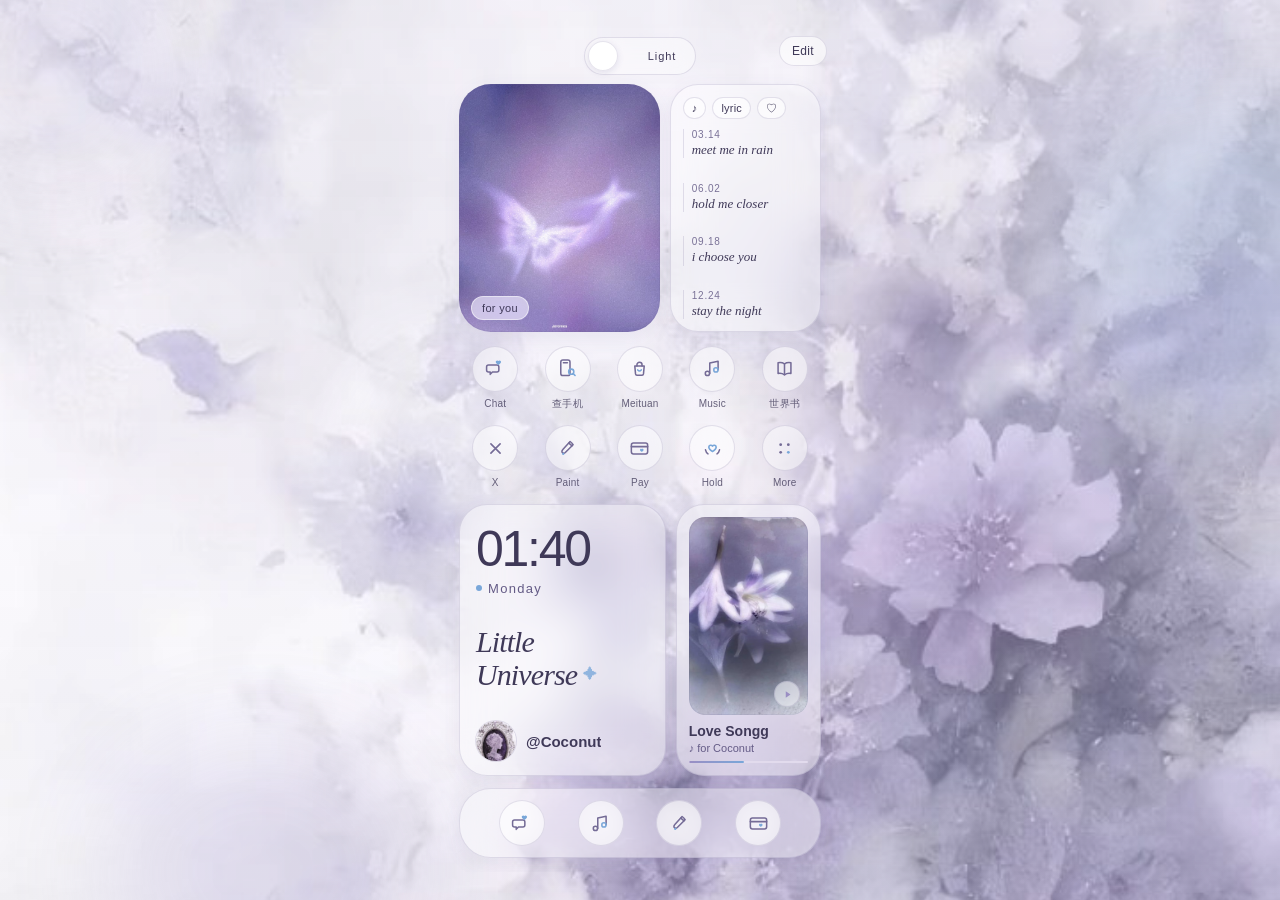
<file: index.html>
<!DOCTYPE html>
<html lang="zh-CN">
<head>
  <meta charset="UTF-8">
  <meta name="viewport" content="width=device-width, initial-scale=1, viewport-fit=cover">
  <meta name="color-scheme" content="light">
  <title>QiuQ 小手机</title>
  <link rel="manifest" href="qiuq-app.webmanifest">
  <meta name="theme-color" content="#e2dbed">
  <meta name="mobile-web-app-capable" content="yes">
  <meta name="apple-mobile-web-app-capable" content="yes">
  <meta name="apple-mobile-web-app-title" content="QiuQ">
  <meta name="apple-mobile-web-app-status-bar-style" content="black-translucent">
  <link rel="apple-touch-icon" href="icons/icon-180.png">
  <link rel="icon" href="icons/icon-192.png">
  <link rel="stylesheet" href="style.css">
  <link rel="stylesheet" href="glass.css">
  <link rel="stylesheet" href="drag.css">
  <link rel="stylesheet" href="chat.css">
  <link rel="stylesheet" href="calm.css">
</head>
<body>
  <script src="glass.js"></script>
  <svg class="glass-defs" width="0" height="0" aria-hidden="true" focusable="false">
    <filter id="qiuq-refract" x="-20%" y="-20%" width="140%" height="140%" color-interpolation-filters="sRGB">
      <feTurbulence type="fractalNoise" baseFrequency="0.012 0.018" numOctaves="2" seed="5" result="noise"/>
      <feGaussianBlur in="noise" stdDeviation="0.7" result="soft"/>
      <feDisplacementMap in="SourceGraphic" in2="soft" scale="28" xChannelSelector="R" yChannelSelector="G"/>
    </filter>
  </svg>

  <svg class="sprite" width="0" height="0" aria-hidden="true" focusable="false">
    <symbol id="i-chat" viewBox="0 0 24 24">
      <path d="M4.7 8.4h8.8c1.15 0 2 .9 2 2.05v3.15c0 1.15-.85 2.05-2 2.05H8.8L6.5 18.1v-2.45H4.7c-1.15 0-2-.9-2-2.05v-3.15c0-1.15.85-2.05 2-2.05z" fill="none" stroke="currentColor" stroke-width="1.6" stroke-linejoin="round" stroke-linecap="round"/>
      <path d="M16.15 3.55c-.48 0-.9.22-1.15.58-.26-.36-.68-.58-1.16-.58-.95 0-1.64.78-1.64 1.72 0 1.48 2.8 3.02 2.8 3.02s2.8-1.54 2.8-3.02c0-.94-.7-1.72-1.65-1.72z" fill="#79a7d9"/>
    </symbol>
    <symbol id="i-find" viewBox="0 0 24 24">
      <rect x="5" y="3.2" width="9.6" height="16.2" rx="2.2" fill="none" stroke="currentColor" stroke-width="1.6"/>
      <path d="M7.7 6.1h4.2" fill="none" stroke="currentColor" stroke-width="1.6" stroke-linecap="round"/>
      <circle cx="15.9" cy="15.35" r="2.7" fill="none" stroke="#79a7d9" stroke-width="1.6"/>
      <path d="M17.9 17.35l2 2" fill="none" stroke="#79a7d9" stroke-width="1.6" stroke-linecap="round"/>
    </symbol>
    <symbol id="i-bag" viewBox="0 0 24 24">
      <path d="M7.1 9.5h9.8l-.75 8.15a1.55 1.55 0 0 1-1.55 1.35H9.4a1.55 1.55 0 0 1-1.55-1.35L7.1 9.5z" fill="none" stroke="currentColor" stroke-width="1.6" stroke-linejoin="round"/>
      <path d="M9.35 9.5V8.15a2.65 2.65 0 0 1 5.3 0V9.5" fill="none" stroke="currentColor" stroke-width="1.6" stroke-linecap="round"/>
      <path d="M10.15 13.45c.62.7 1.25 1.05 1.85 1.05s1.23-.35 1.85-1.05" fill="none" stroke="#79a7d9" stroke-width="1.6" stroke-linecap="round"/>
    </symbol>
    <symbol id="i-music" viewBox="0 0 24 24">
      <path d="M9.15 17.15V6.15l8.7-1.65v8.85" fill="none" stroke="currentColor" stroke-width="1.6" stroke-linecap="round" stroke-linejoin="round"/>
      <circle cx="6.7" cy="17.15" r="2.2" fill="none" stroke="currentColor" stroke-width="1.6"/>
      <circle cx="15.55" cy="13.45" r="2.2" fill="none" stroke="#79a7d9" stroke-width="1.6"/>
    </symbol>
    <symbol id="i-book" viewBox="0 0 24 24">
      <path d="M12 7.15c-1.85-1.25-4.15-1.7-6.7-1.2v11.15c2.45-.5 4.75 0 6.7 1.5 1.95-1.5 4.25-2 6.7-1.5V5.95c-2.55-.5-4.85-.05-6.7 1.2z" fill="none" stroke="currentColor" stroke-width="1.6" stroke-linejoin="round"/>
      <path d="M12 7.35v11.15" fill="none" stroke="currentColor" stroke-width="1.6" stroke-linecap="round"/>
    </symbol>
    <symbol id="i-x" viewBox="0 0 24 24">
      <path d="M7.2 7.2l9.6 9.6M16.8 7.2 7.2 16.8" fill="none" stroke="currentColor" stroke-width="1.7" stroke-linecap="round"/>
    </symbol>
    <symbol id="i-paint" viewBox="0 0 24 24">
      <path d="M14.7 4.7c1.15.85 2.35 2.15 3.15 3.35L9.7 16.15c-.8.8-2.15.95-2.95.2-.85-.75-.7-2.15.15-2.95L14.7 4.7z" fill="none" stroke="currentColor" stroke-width="1.6" stroke-linejoin="round" stroke-linecap="round"/>
      <path d="M13.45 6.35l3.25 2.85" fill="none" stroke="currentColor" stroke-width="1.6" stroke-linecap="round"/>
      <circle cx="7.55" cy="17.7" r="1.2" fill="#79a7d9"/>
    </symbol>
    <symbol id="i-pay" viewBox="0 0 24 24">
      <rect x="3.5" y="6.3" width="17" height="11.4" rx="2.2" fill="none" stroke="currentColor" stroke-width="1.6"/>
      <path d="M3.5 10.05h17" fill="none" stroke="currentColor" stroke-width="1.6" stroke-linecap="round"/>
      <path d="M15.15 12.35c-.32 0-.58.16-.78.42-.2-.26-.46-.42-.78-.42-.62 0-1.07.5-1.07 1.12 0 .98 1.85 2 1.85 2s1.85-1.02 1.85-2c0-.62-.45-1.12-1.07-1.12z" fill="#79a7d9"/>
    </symbol>
    <symbol id="i-hold" viewBox="0 0 24 24">
      <path d="M12 15.2s-3.9-2.35-3.9-4.7a2.15 2.15 0 0 1 3.9-.95 2.15 2.15 0 0 1 3.9.95c0 2.35-3.9 4.7-3.9 4.7z" fill="none" stroke="#79a7d9" stroke-width="1.6" stroke-linejoin="round"/>
      <path d="M4.7 13.4c.35 1.7 1.15 3.3 2.6 4.2" fill="none" stroke="currentColor" stroke-width="1.6" stroke-linecap="round"/>
      <path d="M19.3 13.4c-.35 1.7-1.15 3.3-2.6 4.2" fill="none" stroke="currentColor" stroke-width="1.6" stroke-linecap="round"/>
    </symbol>
    <symbol id="i-more" viewBox="0 0 24 24">
      <circle cx="8" cy="8" r="1.45" fill="currentColor"/>
      <circle cx="16" cy="8" r="1.45" fill="currentColor"/>
      <circle cx="8" cy="16" r="1.45" fill="currentColor"/>
      <circle cx="16" cy="16" r="1.45" fill="#79a7d9"/>
    </symbol>
  </svg>

  <div class="glow" aria-hidden="true">
    <span class="blob blob-a"></span>
    <span class="blob blob-b"></span>
    <span class="blob blob-c"></span>
    <span class="blob blob-d"></span>
  </div>

  <div class="boot" id="boot" aria-hidden="true">
    <div class="boot-lockup">
      <span class="boot-aura"></span>
      <p class="boot-logo">QiuQ</p>
      <p class="boot-sub">小手机</p>
    </div>
  </div>

  <main class="screen">
    <h1 class="sr-only">QiuQ 小手机</h1>
    <span class="edge edge-l rise" style="--i:0" aria-hidden="true">✦</span>
    <span class="edge edge-r rise" style="--i:1" aria-hidden="true">♪</span>

    <section class="top" data-home>
      <button class="glass-switch" id="glassTheme" type="button" role="switch" aria-checked="false" aria-label="Light">
        <span class="glass-switch-knob" aria-hidden="true"></span>
        <span class="glass-switch-word" data-light aria-hidden="true">Light</span>
        <span class="glass-switch-word" data-night aria-hidden="true">Night</span>
      </button>
      <article class="photo rise" style="--i:0" role="img" aria-label="Photo" data-id="photo">
        <span class="spark spark-note" aria-hidden="true">♪</span>
        <span class="spark spark-star" aria-hidden="true">✦</span>
        <span class="chip">for you</span>
      </article>
      <article class="lyrics glass rise" style="--i:1" aria-label="Lyrics" data-id="lyrics">
        <div class="pills">
          <span class="pill">♪</span>
          <span class="pill">lyric</span>
          <span class="pill">♡</span>
        </div>
        <div class="lyric-list">
          <p class="lyric"><time datetime="03-14">03.14</time><span>meet me in rain</span></p>
          <p class="lyric"><time datetime="06-02">06.02</time><span>hold me closer</span></p>
          <p class="lyric"><time datetime="09-18">09.18</time><span>i choose you</span></p>
          <p class="lyric"><time datetime="12-24">12.24</time><span>stay the night</span></p>
        </div>
      </article>
    </section>

    <nav class="apps" data-home aria-label="Apps">
      <button class="app rise" type="button" data-app="chat" style="--i:2" data-id="app-chat">
        <span class="icon-face"><svg class="ico" viewBox="0 0 24 24" aria-hidden="true"><use href="#i-chat"/></svg></span>
        <span class="label">Chat</span>
      </button>
      <button class="app rise" type="button" data-app="查手机" style="--i:3" data-id="app-find">
        <span class="icon-face"><svg class="ico" viewBox="0 0 24 24" aria-hidden="true"><use href="#i-find"/></svg></span>
        <span class="label">查手机</span>
      </button>
      <button class="app rise" type="button" data-app="Meituan" style="--i:4" data-id="app-meituan">
        <span class="icon-face"><svg class="ico" viewBox="0 0 24 24" aria-hidden="true"><use href="#i-bag"/></svg></span>
        <span class="label">Meituan</span>
      </button>
      <button class="app rise" type="button" data-app="Music" style="--i:5" data-id="app-music">
        <span class="icon-face"><svg class="ico" viewBox="0 0 24 24" aria-hidden="true"><use href="#i-music"/></svg></span>
        <span class="label">Music</span>
      </button>
      <button class="app rise" type="button" data-app="世界书" style="--i:6" data-id="app-book">
        <span class="icon-face"><svg class="ico" viewBox="0 0 24 24" aria-hidden="true"><use href="#i-book"/></svg></span>
        <span class="label">世界书</span>
      </button>
      <button class="app rise" type="button" data-app="X" style="--i:7" data-id="app-x">
        <span class="icon-face"><svg class="ico" viewBox="0 0 24 24" aria-hidden="true"><use href="#i-x"/></svg></span>
        <span class="label">X</span>
      </button>
      <button class="app rise" type="button" data-app="Paint" style="--i:8" data-id="app-paint">
        <span class="icon-face"><svg class="ico" viewBox="0 0 24 24" aria-hidden="true"><use href="#i-paint"/></svg></span>
        <span class="label">Paint</span>
      </button>
      <button class="app rise" type="button" data-app="Pay" style="--i:9" data-id="app-pay">
        <span class="icon-face"><svg class="ico" viewBox="0 0 24 24" aria-hidden="true"><use href="#i-pay"/></svg></span>
        <span class="label">Pay</span>
      </button>
      <button class="app rise" type="button" data-app="Hold" style="--i:10" data-id="app-hold">
        <span class="icon-face"><svg class="ico" viewBox="0 0 24 24" aria-hidden="true"><use href="#i-hold"/></svg></span>
        <span class="label">Hold</span>
      </button>
      <button class="app rise" type="button" data-app="More" style="--i:11" data-id="app-more">
        <span class="icon-face"><svg class="ico" viewBox="0 0 24 24" aria-hidden="true"><use href="#i-more"/></svg></span>
        <span class="label">More</span>
      </button>
    </nav>

    <section class="widgets" data-home>
      <article class="clock glass rise" style="--i:12" aria-label="Clock" data-id="clock">
        <div class="clock-top">
          <p class="time">01:40</p>
          <p class="day"><span class="dot" aria-hidden="true"></span>Monday</p>
        </div>
        <p class="hero-title">Little Universe<span class="twinkle" aria-hidden="true">✦</span></p>
        <div class="who">
          <div class="avatar" role="img" aria-label="Coconut"></div>
          <p class="handle">@Coconut</p>
        </div>
      </article>
      <article class="player glass rise" style="--i:13" aria-label="Love Songg" data-id="player">
        <div class="album" role="img" aria-label="Love Songg album">
          <span class="play" aria-hidden="true">
            <svg viewBox="0 0 12 12" width="11" height="11"><path d="M4.1 2.4v7.2l5.2-3.6z" fill="currentColor"/></svg>
          </span>
        </div>
        <div class="player-meta">
          <p class="song">Love Songg</p>
          <p class="song-sub">♪ for Coconut</p>
          <div class="track" aria-hidden="true"><i></i></div>
        </div>
      </article>
    </section>

    <nav class="dock glass rise" data-home style="--i:14" aria-label="Dock">
      <button class="app" type="button" data-app="chat" aria-label="Chat" data-id="dock-chat">
        <span class="icon-face"><svg class="ico" viewBox="0 0 24 24" aria-hidden="true"><use href="#i-chat"/></svg></span>
      </button>
      <button class="app" type="button" data-app="Music" aria-label="Music" data-id="dock-music">
        <span class="icon-face"><svg class="ico" viewBox="0 0 24 24" aria-hidden="true"><use href="#i-music"/></svg></span>
      </button>
      <button class="app" type="button" data-app="Paint" aria-label="Paint" data-id="dock-paint">
        <span class="icon-face"><svg class="ico" viewBox="0 0 24 24" aria-hidden="true"><use href="#i-paint"/></svg></span>
      </button>
      <button class="app" type="button" data-app="Pay" aria-label="Pay" data-id="dock-pay">
        <span class="icon-face"><svg class="ico" viewBox="0 0 24 24" aria-hidden="true"><use href="#i-pay"/></svg></span>
      </button>
    </nav>

    <div class="sheet-layer" id="sheetLayer" hidden>
      <button class="sheet-backdrop" type="button" aria-label="Close"></button>
      <div class="sheet" role="dialog" aria-modal="true" aria-labelledby="sheetTitle">
        <div class="grip" aria-hidden="true"></div>
        <div class="sheet-head">
          <div class="icon-face sheet-face" id="sheetIcon" aria-hidden="true"></div>
          <h2 id="sheetTitle">App</h2>
        </div>
        <p id="sheetBlurb"></p>
        <button class="close-btn" type="button" id="sheetClose">Close</button>
      </div>
    </div>
  </main>

  <script src="app.js"></script>
  <script src="drag.js"></script>
  <script src="chat.js"></script>
  <script>
    if ("serviceWorker" in navigator) {
      window.addEventListener("load", function () {
        navigator.serviceWorker.getRegistrations().then(function (regs) {
          regs.forEach(function (r) { r.unregister(); });
        }).catch(function () {});
      });
    }
  </script>
</body>
</html>
</file>
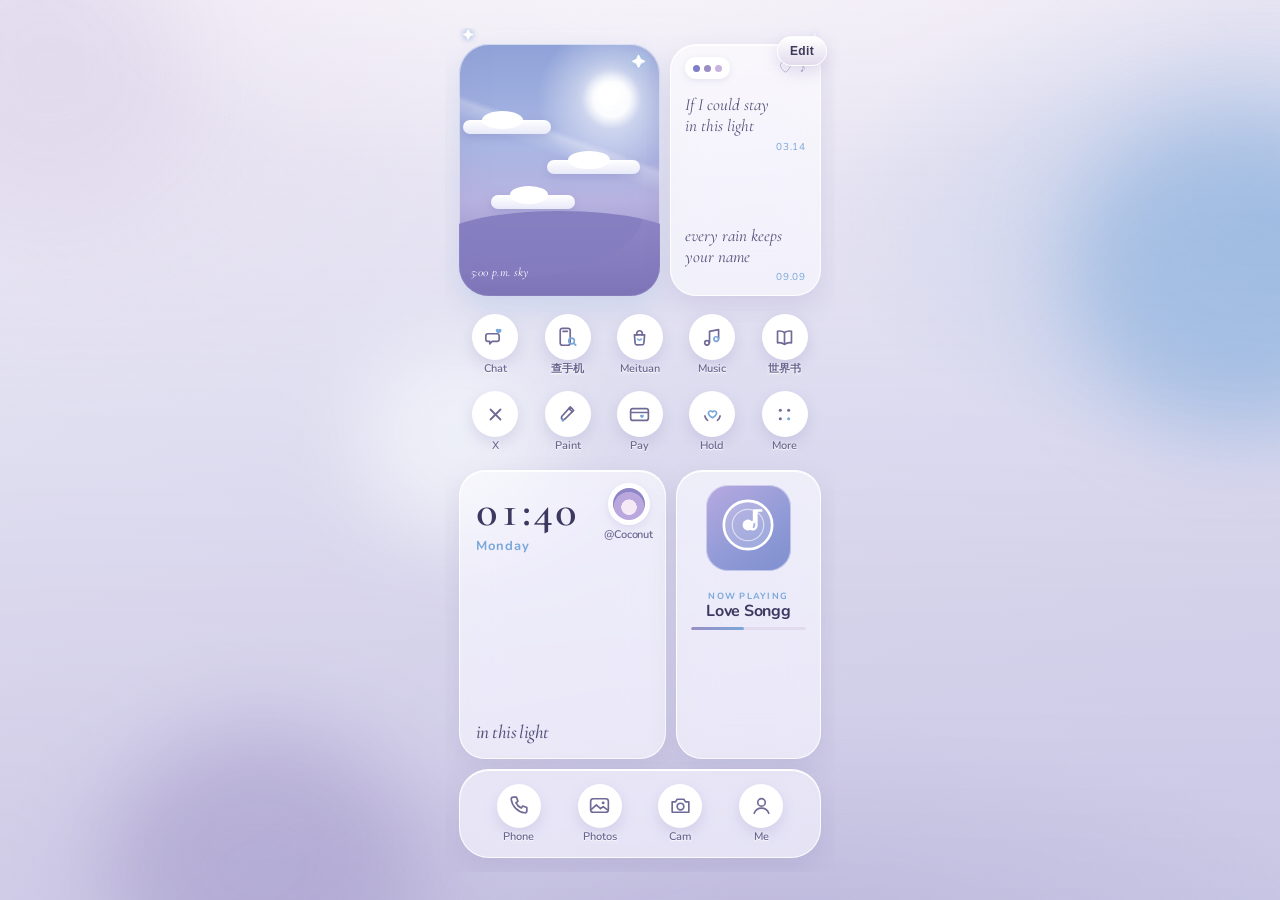
<file: v1/index.html>
<!DOCTYPE html>
<html lang="zh-CN">
<head>
  <meta charset="UTF-8">
  <meta name="viewport" content="width=device-width, initial-scale=1, viewport-fit=cover">
  <meta name="color-scheme" content="light">
  <title>QiuQ 小手机 · v1</title>
  <link rel="manifest" href="qiuq-v1.webmanifest">
  <meta name="theme-color" content="#e2dbed">
  <meta name="mobile-web-app-capable" content="yes">
  <meta name="apple-mobile-web-app-capable" content="yes">
  <meta name="apple-mobile-web-app-title" content="QiuQ v1">
  <link rel="apple-touch-icon" href="icons/icon-180.png">
  <link rel="icon" href="icons/icon-192.png">
  <link rel="stylesheet" href="style.css">
    <link rel="stylesheet" href="drag.css">
  <link rel="stylesheet" href="chat.css">
  <link rel="stylesheet" href="v1.css">
</head>
<body>

  <svg class="sprite" width="0" height="0" aria-hidden="true" focusable="false">
    <symbol id="i-chat" viewBox="0 0 24 24">
      <path d="M4.7 8.4h8.8c1.15 0 2 .9 2 2.05v3.15c0 1.15-.85 2.05-2 2.05H8.8L6.5 18.1v-2.45H4.7c-1.15 0-2-.9-2-2.05v-3.15c0-1.15.85-2.05 2-2.05z" fill="none" stroke="currentColor" stroke-width="1.6" stroke-linejoin="round" stroke-linecap="round"/>
      <path d="M16.15 3.55c-.48 0-.9.22-1.15.58-.26-.36-.68-.58-1.16-.58-.95 0-1.64.78-1.64 1.72 0 1.48 2.8 3.02 2.8 3.02s2.8-1.54 2.8-3.02c0-.94-.7-1.72-1.65-1.72z" fill="#79a7d9"/>
    </symbol>
    <symbol id="i-find" viewBox="0 0 24 24">
      <rect x="5" y="3.2" width="9.6" height="16.2" rx="2.2" fill="none" stroke="currentColor" stroke-width="1.6"/>
      <path d="M7.7 6.1h4.2" fill="none" stroke="currentColor" stroke-width="1.6" stroke-linecap="round"/>
      <circle cx="15.9" cy="15.35" r="2.7" fill="none" stroke="#79a7d9" stroke-width="1.6"/>
      <path d="M17.9 17.35l2 2" fill="none" stroke="#79a7d9" stroke-width="1.6" stroke-linecap="round"/>
    </symbol>
    <symbol id="i-bag" viewBox="0 0 24 24">
      <path d="M7.1 9.5h9.8l-.75 8.15a1.55 1.55 0 0 1-1.55 1.35H9.4a1.55 1.55 0 0 1-1.55-1.35L7.1 9.5z" fill="none" stroke="currentColor" stroke-width="1.6" stroke-linejoin="round"/>
      <path d="M9.35 9.5V8.15a2.65 2.65 0 0 1 5.3 0V9.5" fill="none" stroke="currentColor" stroke-width="1.6" stroke-linecap="round"/>
      <path d="M10.15 13.45c.62.7 1.25 1.05 1.85 1.05s1.23-.35 1.85-1.05" fill="none" stroke="#79a7d9" stroke-width="1.6" stroke-linecap="round"/>
    </symbol>
    <symbol id="i-music" viewBox="0 0 24 24">
      <path d="M9.15 17.15V6.15l8.7-1.65v8.85" fill="none" stroke="currentColor" stroke-width="1.6" stroke-linecap="round" stroke-linejoin="round"/>
      <circle cx="6.7" cy="17.15" r="2.2" fill="none" stroke="currentColor" stroke-width="1.6"/>
      <circle cx="15.55" cy="13.45" r="2.2" fill="none" stroke="#79a7d9" stroke-width="1.6"/>
    </symbol>
    <symbol id="i-book" viewBox="0 0 24 24">
      <path d="M12 7.15c-1.85-1.25-4.15-1.7-6.7-1.2v11.15c2.45-.5 4.75 0 6.7 1.5 1.95-1.5 4.25-2 6.7-1.5V5.95c-2.55-.5-4.85-.05-6.7 1.2z" fill="none" stroke="currentColor" stroke-width="1.6" stroke-linejoin="round"/>
      <path d="M12 7.35v11.15" fill="none" stroke="currentColor" stroke-width="1.6" stroke-linecap="round"/>
    </symbol>
    <symbol id="i-x" viewBox="0 0 24 24">
      <path d="M7.2 7.2l9.6 9.6M16.8 7.2 7.2 16.8" fill="none" stroke="currentColor" stroke-width="1.7" stroke-linecap="round"/>
    </symbol>
    <symbol id="i-paint" viewBox="0 0 24 24">
      <path d="M14.7 4.7c1.15.85 2.35 2.15 3.15 3.35L9.7 16.15c-.8.8-2.15.95-2.95.2-.85-.75-.7-2.15.15-2.95L14.7 4.7z" fill="none" stroke="currentColor" stroke-width="1.6" stroke-linejoin="round" stroke-linecap="round"/>
      <path d="M13.45 6.35l3.25 2.85" fill="none" stroke="currentColor" stroke-width="1.6" stroke-linecap="round"/>
      <circle cx="7.55" cy="17.7" r="1.2" fill="#79a7d9"/>
    </symbol>
    <symbol id="i-pay" viewBox="0 0 24 24">
      <rect x="3.5" y="6.3" width="17" height="11.4" rx="2.2" fill="none" stroke="currentColor" stroke-width="1.6"/>
      <path d="M3.5 10.05h17" fill="none" stroke="currentColor" stroke-width="1.6" stroke-linecap="round"/>
      <path d="M15.15 12.35c-.32 0-.58.16-.78.42-.2-.26-.46-.42-.78-.42-.62 0-1.07.5-1.07 1.12 0 .98 1.85 2 1.85 2s1.85-1.02 1.85-2c0-.62-.45-1.12-1.07-1.12z" fill="#79a7d9"/>
    </symbol>
    <symbol id="i-hold" viewBox="0 0 24 24">
      <path d="M12 15.2s-3.9-2.35-3.9-4.7a2.15 2.15 0 0 1 3.9-.95 2.15 2.15 0 0 1 3.9.95c0 2.35-3.9 4.7-3.9 4.7z" fill="none" stroke="#79a7d9" stroke-width="1.6" stroke-linejoin="round"/>
      <path d="M4.7 13.4c.35 1.7 1.15 3.3 2.6 4.2" fill="none" stroke="currentColor" stroke-width="1.6" stroke-linecap="round"/>
      <path d="M19.3 13.4c-.35 1.7-1.15 3.3-2.6 4.2" fill="none" stroke="currentColor" stroke-width="1.6" stroke-linecap="round"/>
    </symbol>
    <symbol id="i-more" viewBox="0 0 24 24">
      <circle cx="8" cy="8" r="1.45" fill="currentColor"/>
      <circle cx="16" cy="8" r="1.45" fill="currentColor"/>
      <circle cx="8" cy="16" r="1.45" fill="currentColor"/>
      <circle cx="16" cy="16" r="1.45" fill="#79a7d9"/>
    </symbol>
  </svg>

  <div class="glow" aria-hidden="true">
    <span class="blob blob-a"></span>
    <span class="blob blob-b"></span>
    <span class="blob blob-c"></span>
    <span class="blob blob-d"></span>
  </div>

  <div class="boot" id="boot" aria-hidden="true">
    <div class="boot-lockup">
      <span class="boot-aura"></span>
      <p class="boot-logo">QiuQ</p>
      <p class="boot-sub">小手机</p>
    </div>
  </div>

  <main class="screen">
    <h1 class="sr-only">QiuQ 小手机</h1>
    <span class="edge edge-l rise" style="--i:0" aria-hidden="true">✦</span>
    <span class="edge edge-r rise" style="--i:1" aria-hidden="true">♪</span>

    <section class="top" data-home>
      <article class="photo rise" style="--i:0" role="img" aria-label="Photo" data-id="photo">
        <span class="spark spark-note" aria-hidden="true">♪</span>
        <span class="spark spark-star" aria-hidden="true">✦</span>
        <span class="sun" aria-hidden="true"></span><span class="cloud c1" aria-hidden="true"></span><span class="cloud c2" aria-hidden="true"></span><span class="cloud c3" aria-hidden="true"></span><span class="hill" aria-hidden="true"></span><span class="chip">5:00 p.m. sky</span>
      </article>
      <article class="lyrics glass rise" style="--i:1" aria-label="Lyrics" data-id="lyrics">
        <div class="pills">
          <span class="pill dots"><i></i><i></i><i></i></span><span class="pill-ico">♡</span><span class="pill-ico">♪</span>
        </div>
        <div class="lyric-list">
          <p class="lyric"><span>If I could stay<br>in this light</span><time datetime="03-14">03.14</time></p>
          <p class="lyric"><span>every rain keeps<br>your name</span><time datetime="09-09">09.09</time></p>
        </div>
      </article>
    </section>

    <nav class="apps" data-home aria-label="Apps">
      <button class="app rise" type="button" data-app="chat" style="--i:2" data-id="app-chat">
        <span class="icon-face"><svg class="ico" viewBox="0 0 24 24" aria-hidden="true"><use href="#i-chat"/></svg></span>
        <span class="label">Chat</span>
      </button>
      <button class="app rise" type="button" data-app="查手机" style="--i:3" data-id="app-find">
        <span class="icon-face"><svg class="ico" viewBox="0 0 24 24" aria-hidden="true"><use href="#i-find"/></svg></span>
        <span class="label">查手机</span>
      </button>
      <button class="app rise" type="button" data-app="Meituan" style="--i:4" data-id="app-meituan">
        <span class="icon-face"><svg class="ico" viewBox="0 0 24 24" aria-hidden="true"><use href="#i-bag"/></svg></span>
        <span class="label">Meituan</span>
      </button>
      <button class="app rise" type="button" data-app="Music" style="--i:5" data-id="app-music">
        <span class="icon-face"><svg class="ico" viewBox="0 0 24 24" aria-hidden="true"><use href="#i-music"/></svg></span>
        <span class="label">Music</span>
      </button>
      <button class="app rise" type="button" data-app="世界书" style="--i:6" data-id="app-book">
        <span class="icon-face"><svg class="ico" viewBox="0 0 24 24" aria-hidden="true"><use href="#i-book"/></svg></span>
        <span class="label">世界书</span>
      </button>
      <button class="app rise" type="button" data-app="X" style="--i:7" data-id="app-x">
        <span class="icon-face"><svg class="ico" viewBox="0 0 24 24" aria-hidden="true"><use href="#i-x"/></svg></span>
        <span class="label">X</span>
      </button>
      <button class="app rise" type="button" data-app="Paint" style="--i:8" data-id="app-paint">
        <span class="icon-face"><svg class="ico" viewBox="0 0 24 24" aria-hidden="true"><use href="#i-paint"/></svg></span>
        <span class="label">Paint</span>
      </button>
      <button class="app rise" type="button" data-app="Pay" style="--i:9" data-id="app-pay">
        <span class="icon-face"><svg class="ico" viewBox="0 0 24 24" aria-hidden="true"><use href="#i-pay"/></svg></span>
        <span class="label">Pay</span>
      </button>
      <button class="app rise" type="button" data-app="Hold" style="--i:10" data-id="app-hold">
        <span class="icon-face"><svg class="ico" viewBox="0 0 24 24" aria-hidden="true"><use href="#i-hold"/></svg></span>
        <span class="label">Hold</span>
      </button>
      <button class="app rise" type="button" data-app="More" style="--i:11" data-id="app-more">
        <span class="icon-face"><svg class="ico" viewBox="0 0 24 24" aria-hidden="true"><use href="#i-more"/></svg></span>
        <span class="label">More</span>
      </button>
    </nav>

    <section class="widgets" data-home>
      <article class="clock glass rise" style="--i:12" aria-label="Clock" data-id="clock">
        <div class="clock-top">
          <p class="time">01:40</p>
          <p class="day"><span class="dot" aria-hidden="true"></span>Monday</p>
        </div>
        <div class="who">
          <div class="avatar" role="img" aria-label="Coconut"></div>
          <p class="handle">@Coconut</p>
        </div>
        <p class="hero-title">in this light</p>
      </article>
      <article class="player glass rise" style="--i:13" aria-label="Love Songg" data-id="player">
        <div class="album" role="img" aria-label="Love Songg album">
          <span class="vinyl" aria-hidden="true"><svg viewBox="0 0 48 48" width="58" height="58"><circle cx="24" cy="24" r="20" fill="rgba(255,255,255,.18)" stroke="currentColor" stroke-width="2.2"/><circle cx="24" cy="24" r="13" fill="none" stroke="currentColor" stroke-width="1" opacity=".6"/><circle cx="24" cy="24" r="4.5" fill="currentColor"/><path d="M31 12v12.5a3 3 0 1 1-2-2.8V12h6" fill="none" stroke="currentColor" stroke-width="2" stroke-linecap="round" stroke-linejoin="round"/></svg></span>
        </div>
        <div class="player-meta">
          <p class="song-sub">NOW PLAYING</p>
          <p class="song">Love Songg</p>
          <div class="track" aria-hidden="true"><i></i></div>
        </div>
      </article>
    </section>

    <nav class="dock glass rise" data-home data-id="dock" style="--i:14" aria-label="Dock">
      <button class="app" type="button" data-app="Phone" aria-label="Phone">
        <span class="icon-face"><svg class="ico" viewBox="0 0 24 24" aria-hidden="true"><path d="M7 4h3l1.5 4-2 1.3a10 10 0 0 0 5.2 5.2l1.3-2 4 1.5v3a2 2 0 0 1-2 2A15 15 0 0 1 5 6a2 2 0 0 1 2-2z" fill="none" stroke="currentColor" stroke-width="1.6" stroke-linejoin="round"/></svg></span>
        <span class="label">Phone</span>
      </button>
      <button class="app" type="button" data-app="Photos" aria-label="Photos">
        <span class="icon-face"><svg class="ico" viewBox="0 0 24 24" aria-hidden="true"><rect x="3.5" y="5.5" width="17" height="13" rx="2.5" fill="none" stroke="currentColor" stroke-width="1.6"/><path d="M4 16l5-4.5 4 3.5 2.5-2 4.5 3.5" fill="none" stroke="currentColor" stroke-width="1.6" stroke-linejoin="round"/><circle cx="15.5" cy="9.5" r="1.4" fill="currentColor"/></svg></span>
        <span class="label">Photos</span>
      </button>
      <button class="app" type="button" data-app="Cam" aria-label="Cam">
        <span class="icon-face"><svg class="ico" viewBox="0 0 24 24" aria-hidden="true"><path d="M4 8.5h3.2L8.8 6h6.4l1.6 2.5H20v10H4z" fill="none" stroke="currentColor" stroke-width="1.6" stroke-linejoin="round"/><circle cx="12" cy="13" r="3.2" fill="none" stroke="currentColor" stroke-width="1.6"/></svg></span>
        <span class="label">Cam</span>
      </button>
      <button class="app" type="button" data-app="Me" aria-label="Me">
        <span class="icon-face"><svg class="ico" viewBox="0 0 24 24" aria-hidden="true"><circle cx="12" cy="9" r="3.6" fill="none" stroke="currentColor" stroke-width="1.6"/><path d="M5 19.5c1.2-3.4 4-5 7-5s5.8 1.6 7 5" fill="none" stroke="currentColor" stroke-width="1.6" stroke-linecap="round"/></svg></span>
        <span class="label">Me</span>
      </button>
    </nav>

    <div class="sheet-layer" id="sheetLayer" hidden>
      <button class="sheet-backdrop" type="button" aria-label="Close"></button>
      <div class="sheet" role="dialog" aria-modal="true" aria-labelledby="sheetTitle">
        <div class="grip" aria-hidden="true"></div>
        <div class="sheet-head">
          <div class="icon-face sheet-face" id="sheetIcon" aria-hidden="true"></div>
          <h2 id="sheetTitle">App</h2>
        </div>
        <p id="sheetBlurb"></p>
        <button class="close-btn" type="button" id="sheetClose">Close</button>
      </div>
    </div>
  </main>

  <script src="app.js"></script>
  <script src="drag.js"></script>
  <script src="chat.js"></script>
</body>
</html>
</file>
<file: style.css>
:root {
  --mist: #e2dbed;
  --sky: #79a7d9;
  --lilac: #9a8ec3;
  --white: #ffffff;
  --ink: #3f3958;
  --muted: #645b86;
  --line: #746b96;
  --blue-ink: #3d6c9c;
  --sans: "Noto Sans CJK SC", "Noto Sans", sans-serif;
  --serif: "Noto Serif", "Noto Serif CJK SC", serif;
  --shadow: 0 10px 26px rgba(121, 167, 217, 0.18), 0 2px 8px rgba(154, 142, 195, 0.1);
}

*,
*::before,
*::after {
  box-sizing: border-box;
}

html,
body {
  margin: 0;
  width: 100%;
  height: 100%;
  overflow: hidden;
  background-color: var(--mist);
}

body {
  position: relative;
  font-family: var(--sans);
  color: var(--ink);
  -webkit-font-smoothing: antialiased;
  text-rendering: optimizeLegibility;
  background:
    url("assets/wallpaper.jpg") center/cover no-repeat,
    radial-gradient(ellipse at 18% 8%, rgba(255, 255, 255, 0.95), transparent 42%),
    radial-gradient(ellipse at 88% 16%, rgba(121, 167, 217, 0.95), transparent 46%),
    radial-gradient(ellipse at 55% 100%, rgba(154, 142, 195, 0.9), transparent 52%),
    linear-gradient(165deg, #e2dbed 0%, #d7e4f6 38%, #79a7d9 74%, #9a8ec3 100%);
  background-color: #e2dbed;
}

body::after {
  content: "";
  position: fixed;
  inset: 0;
  z-index: 1;
  pointer-events: none;
  background:
    radial-gradient(ellipse 80% 48% at 50% -8%, rgba(255, 255, 255, 0.55), transparent 62%),
    radial-gradient(ellipse 48% 40% at 6% 18%, rgba(226, 219, 237, 0.5), transparent 70%),
    radial-gradient(ellipse 52% 42% at 100% 24%, rgba(121, 167, 217, 0.32), transparent 68%),
    radial-gradient(ellipse 70% 40% at 60% 108%, rgba(154, 142, 195, 0.3), transparent 70%),
    linear-gradient(180deg, rgba(226, 219, 237, 0.2), rgba(121, 167, 217, 0.08) 42%, rgba(154, 142, 195, 0.16));
}

button {
  font: inherit;
  color: inherit;
  background: none;
  border: 0;
  padding: 0;
  cursor: pointer;
  appearance: none;
  -webkit-appearance: none;
  -webkit-tap-highlight-color: transparent;
}

.sprite {
  position: absolute;
  width: 0;
  height: 0;
  overflow: hidden;
}

.sr-only {
  position: absolute;
  width: 1px;
  height: 1px;
  padding: 0;
  margin: -1px;
  overflow: hidden;
  clip: rect(0, 0, 0, 0);
  white-space: nowrap;
  border: 0;
}

.glow {
  position: fixed;
  inset: 0;
  z-index: 0;
  pointer-events: none;
  overflow: hidden;
}

.blob {
  position: absolute;
  border-radius: 50%;
  filter: blur(46px);
}

.blob-a {
  width: 280px;
  height: 280px;
  left: -90px;
  top: -70px;
  background: #e2dbed;
  opacity: 0.95;
}

.blob-b {
  width: 340px;
  height: 320px;
  right: -130px;
  top: 12%;
  background: #79a7d9;
  opacity: 0.5;
}

.blob-c {
  width: 320px;
  height: 280px;
  left: 8%;
  bottom: -110px;
  background: #9a8ec3;
  opacity: 0.48;
}

.blob-d {
  width: 200px;
  height: 200px;
  left: 28%;
  top: 38%;
  background: #ffffff;
  opacity: 0.7;
  filter: blur(40px);
}

.screen {
  position: absolute;
  inset: 0;
  z-index: 2;
  width: 100%;
  height: 100%;
  max-width: 390px;
  max-height: 844px;
  margin: auto;
  display: grid;
  grid-template-rows: 268fr 150fr 294fr 72fr;
  gap: 10px;
  padding: 16px 14px 14px;
  overflow: hidden;
  user-select: none;
  -webkit-user-select: none;
}

.edge {
  position: absolute;
  top: 0;
  z-index: 3;
  height: 16px;
  font-size: 11px;
  line-height: 16px;
  color: var(--white);
  text-shadow: 0 0 6px #79a7d9, 0 0 10px #e2dbed;
  pointer-events: none;
}

.edge-l { left: 18px; }
.edge-r { right: 18px; }

.glass {
  background: rgba(255, 255, 255, 0.52);
  border: 1px solid rgba(255, 255, 255, 0.68);
  box-shadow: var(--shadow), inset 0 1px 0 rgba(255, 255, 255, 0.85);
  backdrop-filter: blur(18px) saturate(1.35);
  -webkit-backdrop-filter: blur(18px) saturate(1.35);
}

.top,
.apps,
.widgets,
.dock,
.photo,
.lyrics,
.clock,
.player {
  min-width: 0;
  min-height: 0;
}

.top {
  display: grid;
  grid-template-columns: minmax(0, 1.22fr) minmax(0, 0.92fr);
  gap: 10px;
}

.photo {
  position: relative;
  height: 100%;
  border-radius: 32px;
  overflow: hidden;
  background:
    url("assets/photo.jpg") center/cover no-repeat,
    radial-gradient(circle at 30% 22%, rgba(255, 255, 255, 0.95), transparent 38%),
    radial-gradient(circle at 82% 78%, rgba(121, 167, 217, 0.9), transparent 46%),
    linear-gradient(155deg, #e2dbed 0%, #79a7d9 58%, #9a8ec3 100%);
  box-shadow:
    inset 0 -52px 36px rgba(154, 142, 195, 0.2),
    inset 0 0 0 1px rgba(255, 255, 255, 0.6),
    0 12px 28px rgba(121, 167, 217, 0.22);
}

.spark {
  position: absolute;
  color: var(--white);
  text-shadow: 0 0 8px #79a7d9, 0 0 12px rgba(255, 255, 255, 0.9);
  pointer-events: none;
  line-height: 1;
}

.spark-note {
  top: 12px;
  left: 12px;
  font-size: 15px;
}

.spark-star {
  top: 12px;
  right: 14px;
  font-size: 14px;
}

.chip {
  position: absolute;
  left: 12px;
  bottom: 12px;
  height: 24px;
  padding: 0 10px;
  border-radius: 999px;
  display: inline-flex;
  align-items: center;
  background: rgba(255, 255, 255, 0.62);
  border: 1px solid rgba(255, 255, 255, 0.7);
  backdrop-filter: blur(10px);
  -webkit-backdrop-filter: blur(10px);
  color: var(--ink);
  font-size: 11px;
  letter-spacing: 0.03em;
}

.lyrics {
  height: 100%;
  border-radius: 28px;
  padding: 12px 12px 12px;
  display: flex;
  flex-direction: column;
  overflow: hidden;
}

.pills {
  display: flex;
  gap: 6px;
  flex: none;
}

.pill {
  height: 22px;
  padding: 0 8px;
  border-radius: 999px;
  display: inline-flex;
  align-items: center;
  background: #e2dbed;
  color: var(--ink);
  font-size: 11px;
  line-height: 1;
  letter-spacing: 0.02em;
  box-shadow: inset 0 0 0 1px rgba(255, 255, 255, 0.75);
}

.lyric-list {
  flex: 1;
  min-height: 0;
  margin-top: 10px;
  display: flex;
  flex-direction: column;
  justify-content: space-between;
  gap: 6px;
}

.lyric {
  margin: 0;
  padding-left: 8px;
  border-left: 2px solid #79a7d9;
  min-width: 0;
}

.lyric time {
  display: block;
  font-style: normal;
  font-size: 10px;
  line-height: 1.2;
  letter-spacing: 0.08em;
  color: var(--blue-ink);
}

.lyric span {
  display: block;
  margin-top: 1px;
  font-family: var(--serif);
  font-style: italic;
  font-size: 13px;
  line-height: 1.25;
  color: var(--ink);
  white-space: nowrap;
  overflow: hidden;
  text-overflow: ellipsis;
}

.apps {
  display: grid;
  grid-template-columns: repeat(5, minmax(0, 1fr));
  grid-template-rows: minmax(0, 1fr) minmax(0, 1fr);
  align-items: center;
  justify-items: center;
}

.app {
  width: 100%;
  height: 100%;
  min-width: 0;
  min-height: 0;
  display: flex;
  flex-direction: column;
  align-items: center;
  justify-content: center;
  gap: 3px;
}

.icon-face {
  width: 46px;
  height: 46px;
  flex: none;
  border-radius: 50%;
  display: grid;
  place-items: center;
  background: #ffffff;
  color: var(--line);
  box-shadow:
    0 8px 16px rgba(121, 167, 217, 0.24),
    0 1px 2px rgba(154, 142, 195, 0.16),
    inset 0 1px 0 #ffffff;
  transition: transform 0.14s ease, box-shadow 0.14s ease;
}

.ico {
  width: 25px;
  height: 25px;
  display: block;
  overflow: visible;
}

.label {
  max-width: 100%;
  padding: 0 1px;
  font-size: 10px;
  font-weight: 600;
  line-height: 1.15;
  letter-spacing: 0;
  color: var(--ink);
  text-align: center;
  white-space: nowrap;
  overflow: hidden;
  text-overflow: ellipsis;
  text-shadow: 0 1px 0 rgba(255, 255, 255, 0.9), 0 0 6px rgba(255, 255, 255, 0.85);
}

.app:active .icon-face,
.app.is-pressed .icon-face {
  transform: scale(0.86);
  box-shadow: 0 3px 8px rgba(121, 167, 217, 0.2);
}

.app:focus-visible .icon-face,
.close-btn:focus-visible {
  outline: 2px solid #79a7d9;
  outline-offset: 3px;
}

.app:focus {
  outline: none;
}

.widgets {
  display: grid;
  grid-template-columns: minmax(0, 1.28fr) minmax(0, 0.9fr);
  gap: 10px;
}

.clock,
.player {
  height: 100%;
  border-radius: 28px;
  overflow: hidden;
}

.clock {
  position: relative;
  display: flex;
  flex-direction: column;
  justify-content: space-between;
  padding: 16px 16px 14px;
}

.clock-top {
  min-width: 0;
}

.time {
  margin: 0;
  font-family: "Noto Sans", sans-serif;
  font-size: 50px;
  font-weight: 300;
  line-height: 1.12;
  letter-spacing: -0.045em;
  font-variant-numeric: tabular-nums;
  color: var(--ink);
}

.day {
  display: flex;
  align-items: center;
  margin: 4px 0 0;
  font-size: 14px;
  font-weight: 600;
  letter-spacing: 0.08em;
  color: var(--blue-ink);
}

.dot {
  width: 6px;
  height: 6px;
  margin-right: 6px;
  border-radius: 50%;
  background: #79a7d9;
  box-shadow: 0 0 8px rgba(121, 167, 217, 0.9);
}

.hero-title {
  margin: 0;
  max-width: 100%;
  font-family: var(--serif);
  font-style: italic;
  font-weight: 500;
  font-size: 30px;
  line-height: 1.08;
  letter-spacing: -0.03em;
  color: var(--ink);
}

.twinkle {
  margin-left: 6px;
  font-style: normal;
  font-size: 0.48em;
  color: #79a7d9;
  text-shadow: 0 0 8px rgba(121, 167, 217, 0.9);
  vertical-align: 0.4em;
}

.who {
  display: flex;
  align-items: center;
  gap: 10px;
  min-width: 0;
}

.avatar {
  width: 40px;
  height: 40px;
  flex: none;
  border-radius: 50%;
  background:
    url("assets/avatar.jpg") center/cover no-repeat,
    radial-gradient(circle at 50% 32%, #ffffff, #e2dbed 46%, #9a8ec3 100%);
  box-shadow: 0 0 0 2px #ffffff, 0 4px 12px rgba(154, 142, 195, 0.28);
}

.handle {
  margin: 0;
  min-width: 0;
  font-size: 16px;
  font-weight: 700;
  letter-spacing: -0.02em;
  white-space: nowrap;
  overflow: hidden;
  text-overflow: ellipsis;
}

.player {
  display: flex;
  flex-direction: column;
  gap: 8px;
  padding: 12px;
}

.album {
  position: relative;
  flex: 1;
  min-height: 0;
  width: 100%;
  border-radius: 16px;
  overflow: hidden;
  background:
    url("assets/album.jpg") center/cover no-repeat,
    radial-gradient(circle at 50% 36%, rgba(255, 255, 255, 0.78), transparent 32%),
    radial-gradient(circle at 80% 80%, rgba(121, 167, 217, 0.85), transparent 42%),
    linear-gradient(160deg, #e2dbed 0%, #9a8ec3 48%, #79a7d9 100%);
  box-shadow: inset 0 0 0 1px rgba(255, 255, 255, 0.45);
}

.play {
  position: absolute;
  right: 8px;
  bottom: 8px;
  width: 26px;
  height: 26px;
  border-radius: 50%;
  display: grid;
  place-items: center;
  background: rgba(255, 255, 255, 0.78);
  color: #9a8ec3;
  backdrop-filter: blur(8px);
  -webkit-backdrop-filter: blur(8px);
}

.player-meta {
  flex: none;
  min-width: 0;
}

.song,
.song-sub {
  margin: 0;
  white-space: nowrap;
  overflow: hidden;
  text-overflow: ellipsis;
}

.song {
  font-size: 15px;
  font-weight: 700;
  letter-spacing: -0.02em;
  line-height: 1.2;
}

.song-sub {
  margin-top: 2px;
  font-size: 11px;
  line-height: 1.2;
  color: var(--muted);
}

.track {
  margin-top: 6px;
  height: 3px;
  border-radius: 99px;
  background: #e2dbed;
  overflow: hidden;
}

.track i {
  display: block;
  width: 46%;
  height: 100%;
  border-radius: inherit;
  background: linear-gradient(90deg, #9a8ec3, #79a7d9);
}

.dock {
  height: 100%;
  border-radius: 32px;
  display: flex;
  align-items: center;
  justify-content: space-evenly;
  padding: 0 6px;
}

.dock .app {
  width: 48px;
  height: 48px;
  flex: none;
}

.dock .icon-face {
  width: 48px;
  height: 48px;
}

.sheet-layer {
  position: absolute;
  inset: 0;
  z-index: 6;
}

.sheet-layer[hidden] {
  display: none !important;
}

.sheet-backdrop {
  position: absolute;
  inset: 0;
  background: rgba(154, 142, 195, 0.28);
  backdrop-filter: blur(3px);
  -webkit-backdrop-filter: blur(3px);
  animation: fadeIn 0.25s ease;
}

.sheet {
  position: absolute;
  left: 12px;
  right: 12px;
  bottom: 12px;
  max-height: calc(100% - 24px);
  overflow: auto;
  padding: 10px 16px 16px;
  border-radius: 26px;
  background: rgba(255, 255, 255, 0.8);
  border: 1px solid rgba(255, 255, 255, 0.75);
  box-shadow: 0 18px 40px rgba(154, 142, 195, 0.28);
  backdrop-filter: blur(22px) saturate(1.3);
  -webkit-backdrop-filter: blur(22px) saturate(1.3);
  user-select: text;
  -webkit-user-select: text;
  animation: sheetIn 0.32s cubic-bezier(0.22, 1, 0.36, 1);
}

.grip {
  width: 36px;
  height: 4px;
  margin: 2px auto 8px;
  border-radius: 99px;
  background: #e2dbed;
}

.sheet-head {
  display: flex;
  align-items: center;
  gap: 12px;
  min-width: 0;
}

.sheet-face {
  width: 52px;
  height: 52px;
}

.sheet h2 {
  margin: 0;
  min-width: 0;
  font-size: 22px;
  font-weight: 700;
  letter-spacing: -0.03em;
  white-space: nowrap;
  overflow: hidden;
  text-overflow: ellipsis;
}

.sheet p {
  margin: 12px 0 16px;
  font-size: 14px;
  line-height: 1.45;
  color: var(--muted);
}

.close-btn {
  width: 100%;
  height: 42px;
  border-radius: 999px;
  background: linear-gradient(180deg, #ffffff, #e2dbed);
  color: var(--ink);
  font-size: 14px;
  font-weight: 700;
  box-shadow: 0 6px 14px rgba(154, 142, 195, 0.22);
}

.close-btn:active {
  transform: scale(0.98);
}

.boot {
  position: fixed;
  inset: 0;
  z-index: 10;
  display: grid;
  place-items: center;
  pointer-events: auto;
  animation: bootOut 0.4s ease 1.48s both;
}

.boot.is-done {
  opacity: 0;
  visibility: hidden;
  pointer-events: none;
}

.boot-lockup {
  position: relative;
  display: grid;
  justify-items: center;
}

.boot-aura {
  position: absolute;
  top: 46%;
  left: 50%;
  width: 240px;
  height: 240px;
  margin: -120px 0 0 -120px;
  border-radius: 50%;
  background: radial-gradient(circle, rgba(255, 255, 255, 0.92) 0%, rgba(121, 167, 217, 0.55) 34%, rgba(226, 219, 237, 0.12) 64%, transparent 72%);
  filter: blur(4px);
  animation: auraIn 1.5s ease both;
}

.boot-logo,
.boot-sub {
  position: relative;
  margin: 0;
}

.boot-logo {
  padding-left: 0.48em;
  font-family: var(--serif);
  font-size: 72px;
  font-weight: 500;
  line-height: 1;
  letter-spacing: 0.12em;
  color: var(--white);
  animation: logoIn 1.5s ease both;
}

.boot-sub {
  margin-top: 10px;
  padding-left: 0.62em;
  font-size: 14px;
  font-weight: 500;
  letter-spacing: 0.62em;
  color: rgba(255, 255, 255, 0.92);
  text-shadow: 0 0 12px rgba(121, 167, 217, 0.8);
  animation: subIn 1.5s ease both;
}

.rise {
  animation: rise 0.45s cubic-bezier(0.22, 1, 0.36, 1) both;
  animation-delay: calc(1.88s + var(--i) * 0.08s);
}

@keyframes logoIn {
  0% {
    opacity: 0;
    filter: blur(14px);
    transform: scale(0.94);
    text-shadow: 0 0 0 transparent;
  }
  45% {
    opacity: 1;
    filter: blur(0);
    transform: scale(1);
    text-shadow:
      0 0 10px rgba(255, 255, 255, 0.8),
      0 0 22px rgba(121, 167, 217, 0.55);
  }
  100% {
    opacity: 1;
    filter: blur(0);
    transform: scale(1);
    text-shadow:
      0 0 12px rgba(255, 255, 255, 0.95),
      0 0 28px rgba(121, 167, 217, 0.95),
      0 0 58px rgba(226, 219, 237, 0.95),
      0 0 88px rgba(154, 142, 195, 0.85);
  }
}

@keyframes subIn {
  0%,
  28% {
    opacity: 0;
    transform: translateY(8px);
    filter: blur(6px);
  }
  100% {
    opacity: 0.92;
    transform: none;
    filter: none;
  }
}

@keyframes auraIn {
  0% { opacity: 0; transform: scale(0.62); }
  100% { opacity: 1; transform: scale(1); }
}

@keyframes bootOut {
  0% { opacity: 1; visibility: visible; }
  100% { opacity: 0; visibility: hidden; }
}

@keyframes rise {
  from {
    opacity: 0;
    transform: translateY(16px) scale(0.98);
    visibility: hidden;
  }
  to {
    opacity: 1;
    transform: none;
    visibility: visible;
  }
}

@keyframes fadeIn {
  from { opacity: 0; }
  to { opacity: 1; }
}

@keyframes sheetIn {
  from { opacity: 0; transform: translateY(28px); }
  to { opacity: 1; transform: none; }
}

@media (prefers-reduced-motion: reduce) {
  .boot {
    display: none !important;
  }

  .rise,
  .boot-logo,
  .boot-sub,
  .boot-aura,
  .sheet,
  .sheet-backdrop {
    animation: none !important;
    opacity: 1 !important;
    transform: none !important;
    filter: none !important;
    visibility: visible !important;
  }
}
</file>
<file: glass.css>
/* Liquid glass + frosted surfaces for QiuQ. Night tints live on body.glass-night. */

:root {
  --glass-blur: 18px;
  --glass-sat: 1.75;
  --glass-hi: rgba(255, 255, 255, 0.96);
  --glass-rim: rgba(255, 255, 255, 0.62);
  --glass-sky: rgba(121, 167, 217, 0.34);
  --glass-lilac: rgba(154, 142, 195, 0.28);
  --glass-drop: 0 14px 32px rgba(121, 167, 217, 0.24), 0 3px 10px rgba(154, 142, 195, 0.14);
  --switch-w: 112px;
  --switch-h: 38px;
  --knob: 30px;
  --knob-inset: 3px;
  --knob-travel: calc(var(--switch-w) - var(--knob) - (var(--knob-inset) * 2) - 2px);
}

.screen {
  padding-top: 56px;
}

.edge {
  top: 18px;
}

.glass-defs {
  position: absolute;
  width: 0;
  height: 0;
  overflow: hidden;
}

/* Shared thick-glass material: frost, layered tint, specular rim, inner glow. */
.glass,
.sheet {
  isolation: isolate;
  background:
    radial-gradient(120% 70% at 18% 0%, rgba(255, 255, 255, 0.72), transparent 46%),
    linear-gradient(168deg, rgba(255, 255, 255, 0.58) 0%, rgba(255, 255, 255, 0.28) 28%, rgba(226, 219, 237, 0.22) 58%, rgba(121, 167, 217, 0.16) 100%);
  border: 1px solid rgba(255, 255, 255, 0.72);
  box-shadow:
    var(--glass-drop),
    inset 0 1.5px 0 var(--glass-hi),
    inset 0 -1.5px 0 rgba(255, 255, 255, 0.42),
    inset 1.5px 0 0 rgba(255, 255, 255, 0.38),
    inset -1.5px 0 0 rgba(255, 255, 255, 0.32),
    inset 0 0 22px rgba(255, 255, 255, 0.32),
    inset 0 -16px 22px var(--glass-lilac);
  -webkit-backdrop-filter: blur(var(--glass-blur)) saturate(var(--glass-sat)) brightness(1.06);
  backdrop-filter: blur(var(--glass-blur)) saturate(var(--glass-sat)) brightness(1.06);
}

.glass {
  position: relative;
}

.glass::before,
.sheet::before {
  content: "";
  position: absolute;
  inset: 0;
  z-index: 4;
  border-radius: inherit;
  padding: 1.5px;
  background: linear-gradient(
    155deg,
    rgba(255, 255, 255, 0.98) 0%,
    rgba(255, 255, 255, 0.55) 12%,
    rgba(255, 255, 255, 0.08) 34%,
    rgba(255, 255, 255, 0.02) 50%,
    rgba(121, 167, 217, 0.42) 74%,
    rgba(255, 255, 255, 0.78) 100%
  );
  pointer-events: none;
  -webkit-mask:
    linear-gradient(#fff 0 0) content-box,
    linear-gradient(#fff 0 0);
  -webkit-mask-composite: xor;
  mask:
    linear-gradient(#fff 0 0) content-box,
    linear-gradient(#fff 0 0);
  mask-composite: exclude;
}

.glass::after,
.sheet::after {
  content: "";
  position: absolute;
  left: 8%;
  right: 8%;
  top: 0;
  z-index: -1;
  height: 42%;
  border-radius: 0 0 46% 46%;
  background: linear-gradient(180deg, rgba(255, 255, 255, 0.62), rgba(255, 255, 255, 0.12) 48%, transparent 100%);
  pointer-events: none;
}

.dock {
  -webkit-backdrop-filter: blur(22px) saturate(1.9) brightness(1.08);
  backdrop-filter: blur(22px) saturate(1.9) brightness(1.08);
  box-shadow:
    0 16px 34px rgba(121, 167, 217, 0.26),
    0 2px 8px rgba(154, 142, 195, 0.14),
    inset 0 1.5px 0 rgba(255, 255, 255, 0.98),
    inset 0 -1.5px 0 rgba(255, 255, 255, 0.4),
    inset 1px 0 0 rgba(255, 255, 255, 0.36),
    inset -1px 0 0 rgba(255, 255, 255, 0.3),
    inset 0 0 18px rgba(255, 255, 255, 0.34),
    inset 0 -12px 18px rgba(154, 142, 195, 0.22);
}

.icon-face {
  position: relative;
  isolation: isolate;
  overflow: hidden;
  background:
    radial-gradient(circle at 32% 26%, rgba(255, 255, 255, 0.98) 0%, rgba(255, 255, 255, 0.42) 26%, transparent 48%),
    linear-gradient(165deg, rgba(255, 255, 255, 0.78) 0%, rgba(226, 219, 237, 0.42) 48%, rgba(121, 167, 217, 0.32) 100%);
  border: 1px solid rgba(255, 255, 255, 0.82);
  box-shadow:
    0 10px 18px rgba(121, 167, 217, 0.28),
    0 1px 3px rgba(154, 142, 195, 0.16),
    inset 0 1.5px 0 #ffffff,
    inset 0 -8px 12px rgba(154, 142, 195, 0.28),
    inset 0 0 12px rgba(255, 255, 255, 0.55);
  -webkit-backdrop-filter: blur(12px) saturate(1.7) brightness(1.06);
  backdrop-filter: blur(12px) saturate(1.7) brightness(1.06);
}

.icon-face::before {
  content: "";
  position: absolute;
  left: 14%;
  right: 14%;
  top: 3px;
  z-index: 0;
  height: 42%;
  border-radius: 50%;
  background: linear-gradient(180deg, rgba(255, 255, 255, 0.95), rgba(255, 255, 255, 0));
  pointer-events: none;
}

.icon-face .ico,
.icon-face svg {
  position: relative;
  z-index: 1;
}

.app:active .icon-face,
.app.is-pressed .icon-face {
  box-shadow:
    0 3px 8px rgba(121, 167, 217, 0.22),
    inset 0 1px 1px rgba(255, 255, 255, 0.85),
    inset 0 -5px 8px rgba(154, 142, 195, 0.28);
}

.pill,
.chip,
.play,
.close-btn {
  background:
    radial-gradient(120% 90% at 50% 0%, rgba(255, 255, 255, 0.78), transparent 58%),
    linear-gradient(180deg, rgba(255, 255, 255, 0.62), rgba(226, 219, 237, 0.38));
  border: 1px solid rgba(255, 255, 255, 0.75);
  box-shadow:
    0 6px 14px rgba(121, 167, 217, 0.18),
    inset 0 1px 0 rgba(255, 255, 255, 0.95),
    inset 0 -6px 8px rgba(154, 142, 195, 0.16),
    inset 0 0 8px rgba(255, 255, 255, 0.35);
  -webkit-backdrop-filter: blur(10px) saturate(1.55);
  backdrop-filter: blur(10px) saturate(1.55);
}

/* Thick glossy capsule, Pixso-style liquid glass. */
.glass-switch {
  position: absolute;
  top: 9px;
  left: 0;
  right: 0;
  z-index: 5;
  width: var(--switch-w);
  height: var(--switch-h);
  margin-inline: auto;
  padding: 0;
  border-radius: 999px;
  isolation: isolate;
  color: var(--ink);
  background:
    radial-gradient(90% 80% at 50% 0%, rgba(255, 255, 255, 0.75), transparent 60%),
    linear-gradient(180deg, rgba(255, 255, 255, 0.66) 0%, rgba(255, 255, 255, 0.24) 42%, rgba(154, 142, 195, 0.22) 100%);
  border: 1px solid rgba(255, 255, 255, 0.8);
  box-shadow:
    0 10px 22px rgba(121, 167, 217, 0.3),
    0 2px 6px rgba(154, 142, 195, 0.16),
    inset 0 1.5px 0 rgba(255, 255, 255, 0.98),
    inset 0 -2px 1px rgba(255, 255, 255, 0.4),
    inset 0 8px 12px rgba(255, 255, 255, 0.28),
    inset 0 -10px 14px rgba(121, 167, 217, 0.22);
  -webkit-backdrop-filter: blur(16px) saturate(1.85) brightness(1.08);
  backdrop-filter: blur(16px) saturate(1.85) brightness(1.08);
  animation: rise 0.45s cubic-bezier(0.22, 1, 0.36, 1) 1.88s both;
}

.glass-switch::before {
  content: "";
  position: absolute;
  inset: 0;
  border-radius: inherit;
  padding: 1.5px;
  background: linear-gradient(180deg, rgba(255, 255, 255, 0.98), rgba(255, 255, 255, 0.15) 38%, rgba(121, 167, 217, 0.35) 100%);
  pointer-events: none;
  -webkit-mask:
    linear-gradient(#fff 0 0) content-box,
    linear-gradient(#fff 0 0);
  -webkit-mask-composite: xor;
  mask:
    linear-gradient(#fff 0 0) content-box,
    linear-gradient(#fff 0 0);
  mask-composite: exclude;
}

.glass-switch-word {
  position: absolute;
  top: 0;
  z-index: 1;
  display: grid;
  place-items: center;
  height: 100%;
  width: 58px;
  font-size: 11px;
  font-weight: 700;
  letter-spacing: 0.06em;
  pointer-events: none;
}

.glass-switch-word[data-light] {
  right: 4px;
}

.glass-switch-word[data-night] {
  left: 4px;
  display: none;
}

.glass-switch-knob {
  position: absolute;
  top: var(--knob-inset);
  left: var(--knob-inset);
  z-index: 2;
  width: var(--knob);
  height: var(--knob);
  border-radius: 50%;
  background:
    radial-gradient(circle at 34% 28%, #ffffff 0%, rgba(255, 255, 255, 0.72) 22%, transparent 46%),
    linear-gradient(180deg, rgba(255, 255, 255, 0.96) 0%, rgba(226, 219, 237, 0.72) 52%, rgba(154, 142, 195, 0.62) 100%);
  border: 1px solid rgba(255, 255, 255, 0.9);
  box-shadow:
    0 5px 12px rgba(121, 167, 217, 0.38),
    inset 0 1px 1px #ffffff,
    inset 0 -7px 8px rgba(154, 142, 195, 0.38),
    inset 0 0 8px rgba(255, 255, 255, 0.65);
  transition: transform 0.38s cubic-bezier(0.22, 1, 0.36, 1);
}

.glass-switch-knob::after {
  content: "";
  position: absolute;
  top: 4px;
  left: 7px;
  width: 13px;
  height: 6px;
  border-radius: 50%;
  background: rgba(255, 255, 255, 0.95);
  filter: blur(0.3px);
}

body.glass-night .glass-switch-knob {
  transform: translateX(var(--knob-travel));
  background:
    radial-gradient(circle at 32% 26%, #ffffff 0%, rgba(255, 255, 255, 0.45) 20%, transparent 44%),
    linear-gradient(185deg, #f7f4ff 0%, #c9d9f2 48%, #9a8ec3 100%);
}

.glass-switch:active .glass-switch-knob {
  transform: scale(0.94);
}

body.glass-night .glass-switch:active .glass-switch-knob {
  transform: translateX(var(--knob-travel)) scale(0.94);
}

.glass-switch:focus-visible {
  outline: 2px solid #79a7d9;
  outline-offset: 3px;
}

body.glass-night .glass-switch-word[data-light] {
  display: none;
}

body.glass-night .glass-switch-word[data-night] {
  display: grid;
}

/* Refraction. Safe frost is declared first; the url() line is ignored if unsupported. */
.glass-refract {
  -webkit-backdrop-filter: blur(var(--glass-blur)) saturate(var(--glass-sat));
  backdrop-filter: blur(var(--glass-blur)) saturate(var(--glass-sat));
  -webkit-backdrop-filter: blur(12px) saturate(1.85) url("#qiuq-refract");
  backdrop-filter: blur(12px) saturate(1.85) url("#qiuq-refract");
}

@supports not ((backdrop-filter: blur(1px)) or (-webkit-backdrop-filter: blur(1px))) {
  .glass,
  .sheet,
  .icon-face,
  .glass-switch,
  .pill,
  .chip,
  .play,
  .close-btn {
    background-color: rgba(255, 255, 255, 0.86);
  }
}

body.glass-night {
  --ink: #f6f3fc;
  --muted: #ddd6ee;
  --line: #f3eefb;
  --blue-ink: #d7e6f8;
  color: var(--ink);
  color-scheme: dark;
}

body.glass-night::after {
  background:
    radial-gradient(ellipse 70% 42% at 50% -8%, rgba(154, 142, 195, 0.28), transparent 62%),
    radial-gradient(ellipse 48% 36% at 100% 18%, rgba(121, 167, 217, 0.2), transparent 68%),
    radial-gradient(ellipse 60% 40% at 20% 100%, rgba(90, 70, 140, 0.35), transparent 70%),
    linear-gradient(180deg, rgba(18, 14, 36, 0.62), rgba(22, 18, 44, 0.66) 48%, rgba(16, 12, 32, 0.72));
}

body.glass-night .glass,
body.glass-night .sheet {
  background:
    radial-gradient(120% 80% at 20% 0%, rgba(226, 219, 237, 0.28), transparent 46%),
    linear-gradient(168deg, rgba(92, 78, 140, 0.42) 0%, rgba(36, 28, 68, 0.5) 46%, rgba(18, 14, 40, 0.58) 100%);
  border-color: rgba(255, 255, 255, 0.28);
  box-shadow:
    0 16px 34px rgba(6, 4, 16, 0.46),
    0 2px 8px rgba(0, 0, 0, 0.24),
    inset 0 1.5px 0 rgba(255, 255, 255, 0.48),
    inset 0 -1px 0 rgba(255, 255, 255, 0.14),
    inset 1px 0 0 rgba(255, 255, 255, 0.12),
    inset -1px 0 0 rgba(255, 255, 255, 0.1),
    inset 0 0 22px rgba(121, 167, 217, 0.16),
    inset 0 -14px 20px rgba(18, 12, 36, 0.35);
  -webkit-backdrop-filter: blur(20px) saturate(1.45) brightness(0.78);
  backdrop-filter: blur(20px) saturate(1.45) brightness(0.78);
}

body.glass-night .glass::before,
body.glass-night .sheet::before {
  background: linear-gradient(
    155deg,
    rgba(255, 255, 255, 0.72) 0%,
    rgba(255, 255, 255, 0.22) 16%,
    rgba(255, 255, 255, 0.04) 40%,
    rgba(121, 167, 217, 0.28) 74%,
    rgba(226, 219, 237, 0.4) 100%
  );
}

body.glass-night .glass::after,
body.glass-night .sheet::after {
  background: linear-gradient(180deg, rgba(255, 255, 255, 0.22), rgba(255, 255, 255, 0.04) 50%, transparent);
}

body.glass-night .dock {
  -webkit-backdrop-filter: blur(24px) saturate(1.5) brightness(0.76);
  backdrop-filter: blur(24px) saturate(1.5) brightness(0.76);
}

body.glass-night .icon-face {
  background:
    radial-gradient(circle at 32% 24%, rgba(255, 255, 255, 0.55) 0%, rgba(255, 255, 255, 0.08) 28%, transparent 48%),
    linear-gradient(165deg, rgba(120, 108, 168, 0.55) 0%, rgba(36, 28, 68, 0.62) 100%);
  border-color: rgba(255, 255, 255, 0.32);
  color: #f4f0fb;
  box-shadow:
    0 10px 18px rgba(6, 4, 16, 0.4),
    inset 0 1px 0 rgba(255, 255, 255, 0.55),
    inset 0 -8px 12px rgba(10, 8, 24, 0.35),
    inset 0 0 12px rgba(121, 167, 217, 0.18);
  -webkit-backdrop-filter: blur(12px) saturate(1.4) brightness(0.86);
  backdrop-filter: blur(12px) saturate(1.4) brightness(0.86);
}

body.glass-night .icon-face::before {
  background: linear-gradient(180deg, rgba(255, 255, 255, 0.55), rgba(255, 255, 255, 0));
}

body.glass-night .label {
  text-shadow: 0 1px 2px rgba(8, 6, 18, 0.55);
}

body.glass-night .glass-switch {
  color: #f6f3fc;
  background:
    radial-gradient(90% 80% at 50% 0%, rgba(226, 219, 237, 0.28), transparent 58%),
    linear-gradient(180deg, rgba(110, 98, 160, 0.42) 0%, rgba(28, 22, 54, 0.62) 52%, rgba(14, 10, 30, 0.7) 100%);
  border-color: rgba(255, 255, 255, 0.32);
  box-shadow:
    0 12px 24px rgba(4, 2, 12, 0.5),
    inset 0 1.5px 0 rgba(255, 255, 255, 0.5),
    inset 0 -2px 1px rgba(255, 255, 255, 0.12),
    inset 0 0 16px rgba(121, 167, 217, 0.16),
    inset 0 -10px 14px rgba(8, 6, 20, 0.4);
  -webkit-backdrop-filter: blur(16px) saturate(1.5) brightness(0.8);
  backdrop-filter: blur(16px) saturate(1.5) brightness(0.8);
}

body.glass-night .pill,
body.glass-night .chip,
body.glass-night .play,
body.glass-night .close-btn {
  color: #f6f3fc;
  background:
    radial-gradient(120% 90% at 50% 0%, rgba(255, 255, 255, 0.22), transparent 58%),
    linear-gradient(180deg, rgba(98, 86, 146, 0.48), rgba(28, 22, 52, 0.55));
  border-color: rgba(255, 255, 255, 0.28);
  box-shadow:
    0 6px 14px rgba(4, 2, 12, 0.35),
    inset 0 1px 0 rgba(255, 255, 255, 0.4),
    inset 0 -6px 8px rgba(8, 6, 18, 0.28);
}

body.glass-night .chip {
  color: #3f3958;
  background:
    radial-gradient(120% 90% at 50% 0%, rgba(255, 255, 255, 0.85), transparent 60%),
    linear-gradient(180deg, rgba(255, 255, 255, 0.78), rgba(226, 219, 237, 0.62));
}

body.glass-night .track {
  background: rgba(255, 255, 255, 0.16);
}

body.glass-night .grip {
  background: rgba(255, 255, 255, 0.32);
}

body.glass-night .sheet-backdrop {
  background: rgba(12, 10, 28, 0.46);
}

body.glass-night.glass-refract,
body.glass-night .glass-refract {
  -webkit-backdrop-filter: blur(18px) saturate(1.4) brightness(0.8);
  backdrop-filter: blur(18px) saturate(1.4) brightness(0.8);
  -webkit-backdrop-filter: blur(14px) saturate(1.5) brightness(0.82) url("#qiuq-refract");
  backdrop-filter: blur(14px) saturate(1.5) brightness(0.82) url("#qiuq-refract");
}

@media (prefers-reduced-motion: reduce) {
  .glass-switch,
  .glass-switch-knob {
    animation: none;
    transition: none;
  }
}

/* glue: night wallpaper */
body.glass-night { background: linear-gradient(rgba(20,16,40,.25),rgba(20,16,40,.35)), url("assets/wallpaper_night.jpg") center/cover no-repeat; background-color:#1d1830; }
</file>
<file: drag.css>
/* Edit mode for QiuQ. The phone screen stays put; these controls float at its top-right. */

.qiuq-tools {
  position: fixed;
  z-index: 8;
  display: flex;
  gap: 6px;
  align-items: center;
  top: max(8px, calc((100vh - 844px) / 2 + 8px));
  right: max(8px, calc((100vw - 390px) / 2 + 8px));
  pointer-events: none;
}

.qiuq-tools[hidden] {
  display: none !important;
}

.qiuq-tools button {
  pointer-events: auto;
  height: 30px;
  padding: 0 12px;
  border-radius: 999px;
  border: 1px solid rgba(255, 255, 255, 0.9);
  background: linear-gradient(180deg, #ffffff, #e2dbed);
  color: #3f3958;
  font-family: "Noto Sans CJK SC", "Noto Sans", sans-serif;
  font-size: 12px;
  font-weight: 700;
  letter-spacing: 0.03em;
  line-height: 1;
  box-shadow: 0 6px 16px rgba(154, 142, 195, 0.28);
  cursor: pointer;
  -webkit-tap-highlight-color: transparent;
}

.qiuq-tools button[hidden] {
  display: none !important;
}

.qiuq-tools button:active {
  transform: scale(0.97);
}

.qiuq-tools button:focus-visible {
  outline: 2px solid #79a7d9;
  outline-offset: 3px;
}

#qiuq-file {
  position: fixed;
  left: 0;
  top: 0;
  width: 1px;
  height: 1px;
  opacity: 0;
  pointer-events: none;
}

#qiuq-wallpaper {
  position: fixed;
  inset: 0;
  z-index: 0;
  pointer-events: none;
  background-position: center;
  background-size: cover;
  background-repeat: no-repeat;
}

#qiuq-wallpaper[hidden] {
  display: none !important;
}

.lyrics,
.player,
.avatar {
  position: relative;
}

.qiuq-diy-img {
  position: absolute;
  inset: 0;
  width: 100%;
  height: 100%;
  object-fit: cover;
  pointer-events: none;
  border-radius: inherit;
  -webkit-user-drag: none;
}

.avatar {
  overflow: hidden;
}

.hero-label,
.day-label {
  min-width: 0;
}

body.is-editing {
  overscroll-behavior: none;
}

body.is-editing .screen {
  touch-action: none;
}

body.is-editing .screen::before {
  content: "";
  position: absolute;
  inset: 0;
  z-index: 0;
  pointer-events: none;
  background-image:
    linear-gradient(to right, rgba(154, 142, 195, 0.16) 1px, transparent 1px),
    linear-gradient(to bottom, rgba(154, 142, 195, 0.16) 1px, transparent 1px);
  background-size: 8px 8px;
}

body.is-editing [data-id] {
  animation: qiuq-wiggle 0.32s ease-in-out infinite;
  animation-delay: calc(var(--wiggle, 0) * -70ms);
  touch-action: none;
  cursor: grab;
  outline: 1px dashed rgba(121, 167, 217, 0.9);
  outline-offset: 1px;
  -webkit-touch-callout: none;
}

body.is-editing [data-id].is-lifting,
body.is-editing [data-id].is-quiet {
  animation: none;
  cursor: grabbing;
}

body.is-editing [data-id].is-lifting {
  transform: scale(1.03);
  box-shadow: 0 16px 32px rgba(121, 167, 217, 0.35);
}

body.is-editing [contenteditable="true"] {
  cursor: text;
  user-select: text;
  -webkit-user-select: text;
  outline: none;
  box-shadow: inset 0 -1px 0 rgba(121, 167, 217, 0.85);
  min-width: 0.6em;
  min-height: 1em;
  border-radius: 4px;
}

.qiuq-handle {
  display: none;
  position: absolute;
  width: 18px;
  height: 18px;
  padding: 0;
  border-radius: 50%;
  border: 2px solid #79a7d9;
  background: #ffffff;
  box-shadow: 0 2px 6px rgba(154, 142, 195, 0.45);
  z-index: 6;
  touch-action: none;
}

body.is-editing .qiuq-widget > .qiuq-handle {
  display: block;
}

.qiuq-handle-nw { top: 4px; left: 4px; cursor: nwse-resize; }
.qiuq-handle-ne { top: 4px; right: 4px; cursor: nesw-resize; }
.qiuq-handle-sw { bottom: 4px; left: 4px; cursor: nesw-resize; }
.qiuq-handle-se { bottom: 4px; right: 4px; cursor: nwse-resize; }

@keyframes qiuq-wiggle {
  0%,
  100% { transform: rotate(-1.15deg); }
  50% { transform: rotate(1.15deg); }
}

@media (prefers-reduced-motion: reduce) {
  body.is-editing [data-id] {
    animation: none;
  }
}

/* glue */
body.is-editing .glass-switch{opacity:0;pointer-events:none}
</file>
<file: chat.css>
/* QiuQ Bot — full-screen frosted chat. Scoped to #chat-app. */

#chat-app {
  position: fixed;
  inset: 0;
  z-index: 20;
  width: 100%;
  height: 100%;
  max-width: 390px;
  max-height: 844px;
  margin: auto;
  display: flex;
  flex-direction: column;
  box-sizing: border-box;
  padding:
    env(safe-area-inset-top, 0px)
    env(safe-area-inset-right, 0px)
    env(safe-area-inset-bottom, 0px)
    env(safe-area-inset-left, 0px);
  overflow: hidden;
  color: #3f3958;
  font-family: "Noto Sans CJK SC", "Noto Sans", sans-serif;
  background:
    linear-gradient(165deg, rgba(226, 219, 237, 0.82) 0%, rgba(255, 255, 255, 0.62) 42%, rgba(121, 167, 217, 0.38) 100%);
  backdrop-filter: blur(28px) saturate(1.45);
  -webkit-backdrop-filter: blur(28px) saturate(1.45);
  box-shadow: 0 18px 50px rgba(154, 142, 195, 0.28);
  -webkit-user-select: none;
  user-select: none;
  -webkit-tap-highlight-color: transparent;
  touch-action: manipulation;
}

#chat-app[hidden] {
  display: none !important;
}

#chat-app.is-open {
  animation: chatIn 0.32s cubic-bezier(0.22, 1, 0.36, 1);
}

#chat-app *,
#chat-app *::before,
#chat-app *::after {
  box-sizing: border-box;
}

.chat-top {
  flex: none;
  display: flex;
  align-items: center;
  gap: 10px;
  min-height: 60px;
  padding: 10px 12px 8px;
  background: rgba(255, 255, 255, 0.42);
  border-bottom: 1px solid rgba(255, 255, 255, 0.62);
  box-shadow: inset 0 1px 0 rgba(255, 255, 255, 0.8);
  backdrop-filter: blur(18px) saturate(1.3);
  -webkit-backdrop-filter: blur(18px) saturate(1.3);
}

.chat-back {
  flex: none;
  width: 36px;
  height: 36px;
  display: grid;
  place-items: center;
  border-radius: 50%;
  color: #3f3958;
  background: rgba(255, 255, 255, 0.62);
  border: 1px solid rgba(255, 255, 255, 0.78);
  box-shadow: 0 4px 12px rgba(154, 142, 195, 0.16);
}

.chat-back:active {
  transform: scale(0.96);
}

.chat-back svg {
  display: block;
}

.chat-avatar {
  flex: none;
  width: 40px;
  height: 40px;
  border-radius: 50%;
  object-fit: cover;
  background: #e2dbed;
  border: 2px solid rgba(255, 255, 255, 0.9);
  box-shadow: 0 4px 12px rgba(121, 167, 217, 0.28);
}

.chat-id {
  min-width: 0;
  display: flex;
  flex-direction: column;
  gap: 1px;
}

.chat-name {
  margin: 0;
  font-size: 16px;
  font-weight: 700;
  letter-spacing: -0.02em;
  line-height: 1.2;
  color: #3f3958;
}

.chat-status {
  margin: 0;
  display: flex;
  align-items: center;
  gap: 6px;
  font-size: 12px;
  line-height: 1.2;
  color: #645b86;
}

.chat-dot {
  width: 7px;
  height: 7px;
  border-radius: 50%;
  background: #79a7d9;
  box-shadow: 0 0 0 3px rgba(121, 167, 217, 0.22);
  animation: chatPulse 1.8s ease-in-out infinite;
}

.chat-list {
  flex: 1 1 auto;
  min-height: 0;
  overflow-x: hidden;
  overflow-y: auto;
  -webkit-overflow-scrolling: touch;
  overscroll-behavior: contain;
  display: flex;
  flex-direction: column;
  gap: 12px;
  padding: 54px 14px 12px;
}

.chat-row {
  position: relative;
  display: flex;
  flex-direction: column;
  max-width: 100%;
  animation: chatPop 0.28s cubic-bezier(0.22, 1, 0.36, 1) both;
}

.chat-row.user {
  align-items: flex-end;
}

.chat-row.bot {
  align-items: flex-start;
}

.chat-bubble {
  max-width: 78%;
  padding: 10px 13px;
  border-radius: 18px;
  font-size: 15px;
  line-height: 1.45;
  word-break: break-word;
  white-space: pre-wrap;
}

.chat-row.user .chat-bubble {
  border-bottom-right-radius: 6px;
  color: #ffffff;
  background: rgba(121, 167, 217, 0.88);
  border: 1px solid rgba(255, 255, 255, 0.38);
  box-shadow:
    inset 0 1px 0 rgba(255, 255, 255, 0.42),
    0 8px 18px rgba(121, 167, 217, 0.22);
  backdrop-filter: blur(14px) saturate(1.35);
  -webkit-backdrop-filter: blur(14px) saturate(1.35);
}

.chat-row.bot .chat-bubble {
  border-bottom-left-radius: 6px;
  color: #3f3958;
  background: rgba(255, 255, 255, 0.5);
  border: 1px solid rgba(255, 255, 255, 0.74);
  box-shadow:
    inset 0 1px 0 rgba(255, 255, 255, 0.85),
    0 8px 18px rgba(154, 142, 195, 0.12);
  backdrop-filter: blur(16px) saturate(1.25);
  -webkit-backdrop-filter: blur(16px) saturate(1.25);
}

.chat-foot {
  display: flex;
  align-items: center;
  gap: 6px;
  margin-top: 4px;
  min-height: 16px;
}

.chat-row time {
  font-size: 10px;
  line-height: 1.2;
  letter-spacing: 0.02em;
  color: #645b86;
}

.chat-react-chip {
  display: inline-flex;
  align-items: center;
  justify-content: center;
  min-width: 26px;
  height: 22px;
  padding: 0 6px;
  border-radius: 999px;
  background: rgba(255, 255, 255, 0.72);
  border: 1px solid rgba(255, 255, 255, 0.86);
  box-shadow: 0 4px 10px rgba(154, 142, 195, 0.16);
  font-size: 13px;
  line-height: 1;
  backdrop-filter: blur(10px);
  -webkit-backdrop-filter: blur(10px);
}

.chat-react-chip[hidden] {
  display: none !important;
}

.chat-reactbar {
  position: absolute;
  bottom: calc(100% + 6px);
  z-index: 3;
  display: flex;
  gap: 2px;
  padding: 4px;
  border-radius: 999px;
  background: rgba(255, 255, 255, 0.78);
  border: 1px solid rgba(255, 255, 255, 0.9);
  box-shadow: 0 10px 24px rgba(154, 142, 195, 0.28);
  backdrop-filter: blur(16px) saturate(1.3);
  -webkit-backdrop-filter: blur(16px) saturate(1.3);
}

.chat-reactbar[hidden] {
  display: none !important;
}

.chat-row.user .chat-reactbar {
  right: 0;
}

.chat-row.bot .chat-reactbar {
  left: 0;
}

.chat-reactbar button {
  width: 36px;
  height: 36px;
  border-radius: 50%;
  font-size: 18px;
  line-height: 1;
  background: transparent;
}

.chat-reactbar button.is-on,
.chat-reactbar button:active {
  background: rgba(121, 167, 217, 0.28);
}

.chat-typing .chat-bubble {
  display: flex;
  align-items: center;
  gap: 5px;
  min-width: 58px;
  min-height: 38px;
  padding: 12px 14px;
}

.chat-typing i {
  display: block;
  width: 7px;
  height: 7px;
  border-radius: 50%;
  background: #9a8ec3;
  animation: chatDot 1s infinite ease-in-out;
}

.chat-typing i:nth-child(2) {
  animation-delay: 0.15s;
}

.chat-typing i:nth-child(3) {
  animation-delay: 0.3s;
  background: #79a7d9;
}

.chat-compose {
  flex: none;
  padding: 4px 12px 12px;
}

.chat-tray {
  display: flex;
  gap: 8px;
  padding: 2px 4px 8px;
}

.chat-tray[hidden] {
  display: none !important;
}

.chat-chip {
  flex: 1 1 0;
  min-width: 0;
  height: 36px;
  border-radius: 14px;
  font-size: 13px;
  font-weight: 600;
  color: #3f3958;
  background: rgba(255, 255, 255, 0.52);
  border: 1px solid rgba(255, 255, 255, 0.75);
  box-shadow: inset 0 1px 0 rgba(255, 255, 255, 0.8);
  backdrop-filter: blur(12px);
  -webkit-backdrop-filter: blur(12px);
}

.chat-chip:active {
  transform: scale(0.98);
}

.chat-pill {
  display: flex;
  align-items: center;
  gap: 6px;
  min-height: 52px;
  padding: 6px 6px 6px 8px;
  border-radius: 999px;
  background: rgba(255, 255, 255, 0.58);
  border: 1px solid rgba(255, 255, 255, 0.78);
  box-shadow:
    inset 0 1px 0 rgba(255, 255, 255, 0.9),
    0 10px 22px rgba(121, 167, 217, 0.16);
  backdrop-filter: blur(18px) saturate(1.35);
  -webkit-backdrop-filter: blur(18px) saturate(1.35);
}

.chat-plus,
.chat-send {
  flex: none;
  width: 38px;
  height: 38px;
  border-radius: 50%;
  display: grid;
  place-items: center;
}

.chat-plus {
  font-size: 26px;
  line-height: 1;
  font-weight: 400;
  color: #3f3958;
  background: rgba(226, 219, 237, 0.9);
  border: 1px solid rgba(255, 255, 255, 0.8);
}

.chat-plus[aria-expanded="true"] {
  background: rgba(154, 142, 195, 0.35);
}

.chat-plus:active,
.chat-send:active {
  transform: scale(0.96);
}

.chat-input {
  flex: 1 1 auto;
  min-width: 0;
  height: 38px;
  margin: 0;
  padding: 0 4px;
  border: 0;
  outline: none;
  background: transparent;
  color: #3f3958;
  font: inherit;
  font-size: 16px;
  line-height: 1.3;
  -webkit-user-select: text;
  user-select: text;
}

.chat-input::placeholder {
  color: #645b86;
  opacity: 0.85;
}

.chat-send {
  color: #ffffff;
  background: linear-gradient(160deg, #9a8ec3 0%, #79a7d9 100%);
  box-shadow: 0 6px 14px rgba(121, 167, 217, 0.32);
}

.chat-send svg {
  display: block;
  margin-left: 1px;
}

@keyframes chatIn {
  from {
    opacity: 0;
    transform: translateY(16px) scale(0.985);
  }
  to {
    opacity: 1;
    transform: none;
  }
}

@keyframes chatPop {
  from {
    opacity: 0;
    transform: translateY(8px);
  }
  to {
    opacity: 1;
    transform: none;
  }
}

@keyframes chatDot {
  0%,
  80%,
  100% {
    transform: translateY(0);
    opacity: 0.35;
  }
  40% {
    transform: translateY(-3px);
    opacity: 1;
  }
}

@keyframes chatPulse {
  0%,
  100% {
    box-shadow: 0 0 0 3px rgba(121, 167, 217, 0.18);
  }
  50% {
    box-shadow: 0 0 0 5px rgba(121, 167, 217, 0.08);
  }
}

@media (prefers-reduced-motion: reduce) {
  #chat-app.is-open,
  .chat-row,
  .chat-typing i,
  .chat-dot {
    animation: none !important;
  }
}
</file>
<file: calm.css>
/* calm.css — quieter QiuQ.
   Loaded last. Two jobs:
   1) Layout that adapts to short screens (browser bars eat height on real phones).
   2) Hairline surfaces: borders present but quiet; no gloss, rims or refraction.
   Remove the <link> to calm.css in index.html to get the old look back. */

:root {
  --hairline: rgba(110, 100, 150, 0.18);
  --hairline-soft: rgba(110, 100, 150, 0.12);
  --surface: rgba(255, 255, 255, 0.42);
  --surface-icon: rgba(255, 255, 255, 0.5);
  --soft-drop: 0 6px 20px rgba(90, 80, 140, 0.08);
  --icon: clamp(40px, 5.6vh, 46px);
  --gap: clamp(8px, 1.3vh, 12px);
}

body.glass-night {
  --hairline: rgba(255, 255, 255, 0.14);
  --hairline-soft: rgba(255, 255, 255, 0.09);
  --surface: rgba(30, 24, 58, 0.42);
  --surface-icon: rgba(255, 255, 255, 0.06);
  --soft-drop: 0 8px 24px rgba(4, 2, 12, 0.28);
}

/* High-DPI phones: a true hairline. */
:root { --hw: 1px; }
@media (min-resolution: 2dppx) {
  :root { --hw: 0.5px; }
}

/* ---------- 1. Layout ---------- */

.screen {
  /* Icons and dock take what they need; photo/lyrics and widgets share the rest. */
  grid-template-rows: minmax(0, 268fr) auto minmax(0, 294fr) auto;
  gap: var(--gap);
  padding-top: clamp(48px, 7vh, 56px);
}

.apps {
  grid-template-rows: auto auto;
  row-gap: clamp(8px, 1.6vh, 16px);
  padding: 2px 0;
}

.app {
  gap: 5px;
}

.icon-face {
  width: var(--icon);
  height: var(--icon);
}

.ico {
  width: calc(var(--icon) * 0.5);
  height: calc(var(--icon) * 0.5);
}

.label {
  font-size: 10px;
  font-weight: 500;
  line-height: 14px;
  height: 14px;
  letter-spacing: 0.02em;
  color: var(--muted);
  text-shadow: none;
}

.dock {
  height: clamp(58px, 8.2vh, 70px);
}

.dock .app,
.dock .icon-face {
  width: var(--icon);
  height: var(--icon);
}

.time {
  font-size: clamp(38px, 6vh, 50px);
  font-weight: 300;
}

.hero-title {
  font-size: clamp(22px, 3.6vh, 30px);
}

.avatar {
  width: clamp(32px, 4.6vh, 40px);
  height: clamp(32px, 4.6vh, 40px);
}

/* ---------- 2. Hairline surfaces ---------- */

/* Cards: one quiet border, one soft shadow, plain frost. */
.glass,
body.glass-night .glass,
.glass.glass-refract,
body.glass-night .glass.glass-refract {
  background: var(--surface);
  border: var(--hw) solid var(--hairline);
  box-shadow: var(--soft-drop);
  -webkit-backdrop-filter: blur(20px) saturate(1.2);
  backdrop-filter: blur(20px) saturate(1.2);
}

body.glass-night .glass,
body.glass-night .glass.glass-refract {
  -webkit-backdrop-filter: blur(20px) saturate(1.1) brightness(0.85);
  backdrop-filter: blur(20px) saturate(1.1) brightness(0.85);
}

/* No gradient rims or top gloss. */
.glass::before,
.glass::after,
.icon-face::before,
.glass-switch::before,
.glass-switch-knob::after {
  display: none;
}

/* The photo card gets the same quiet edge. */
.photo {
  box-shadow: inset 0 0 0 var(--hw) var(--hairline), var(--soft-drop);
}

.album {
  box-shadow: inset 0 0 0 var(--hw) var(--hairline-soft);
}

/* Icons: flat, light, hairline. */
.icon-face,
body.glass-night .icon-face,
.icon-face.glass-refract,
body.glass-night .icon-face.glass-refract {
  background: var(--surface-icon);
  border: var(--hw) solid var(--hairline);
  box-shadow: none;
  -webkit-backdrop-filter: blur(10px);
  backdrop-filter: blur(10px);
}

.app:active .icon-face,
.app.is-pressed .icon-face,
body.glass-night .app:active .icon-face {
  box-shadow: none;
}

/* Small capsules. */
.pill,
.chip,
.play,
.close-btn,
body.glass-night .pill,
body.glass-night .play,
body.glass-night .close-btn {
  background: var(--surface-icon);
  border: var(--hw) solid var(--hairline);
  box-shadow: none;
}

.chip,
body.glass-night .chip {
  background: rgba(255, 255, 255, 0.55);
  border: var(--hw) solid rgba(255, 255, 255, 0.5);
  box-shadow: none;
  color: #3f3958;
}

/* Theme switch and knob. */
.glass-switch,
body.glass-night .glass-switch,
.glass-switch.glass-refract,
body.glass-night .glass-switch.glass-refract {
  background: var(--surface);
  border: var(--hw) solid var(--hairline);
  box-shadow: none;
  -webkit-backdrop-filter: blur(16px);
  backdrop-filter: blur(16px);
}

.glass-switch-knob,
body.glass-night .glass-switch-knob {
  background: rgba(255, 255, 255, 0.92);
  border: var(--hw) solid var(--hairline);
  box-shadow: 0 2px 6px rgba(90, 80, 140, 0.14);
}

.glass-switch-word {
  font-weight: 500;
  letter-spacing: 0.08em;
}

/* ---------- 3. Fewer voices ---------- */

/* One sparkle stays (beside Little Universe). */
.edge,
.spark {
  display: none;
}

.twinkle {
  text-shadow: none;
  opacity: 0.8;
}

.dot {
  box-shadow: none;
}

/* Lyric rule thinner and softer. */
.lyric {
  border-left: 1px solid var(--hairline);
}

body.glass-night .lyric {
  border-left-color: rgba(255, 255, 255, 0.22);
}

.lyric time {
  color: var(--muted);
  opacity: 0.85;
}

/* Two families only: serif italic for words with feeling, sans for the rest.
   Bold steps down so nothing shouts. */
.day {
  font-weight: 500;
  font-size: 13px;
  letter-spacing: 0.1em;
  color: var(--muted);
}

.handle {
  font-size: 15px;
  font-weight: 600;
  letter-spacing: 0;
}

.song {
  font-size: 14px;
  font-weight: 600;
  letter-spacing: 0;
}

.avatar {
  box-shadow: 0 0 0 var(--hw) var(--hairline);
}

.track {
  height: 2px;
}

/* Calmer background: dim the drifting colour blobs. */
.blob {
  opacity: 0.25 !important;
}

/* Light mode: a soft mist over the wallpaper so labels stay readable. */
body:not(.glass-night)::after {
  background: linear-gradient(rgba(242, 238, 250, 0.32), rgba(236, 232, 248, 0.26));
}

body:not(.glass-night) .label {
  color: var(--ink);
  opacity: 0.78;
}

body.glass-night .glass-switch-knob {
  background: rgba(236, 232, 248, 0.9);
}

/* Edit button matches the hairline capsules. */
.qiuq-tools button {
  background: rgba(255, 255, 255, 0.6);
  border: var(--hw) solid var(--hairline);
  box-shadow: none;
  font-weight: 500;
  -webkit-backdrop-filter: blur(12px);
  backdrop-filter: blur(12px);
}

body.glass-night .qiuq-tools button {
  background: rgba(30, 24, 58, 0.5);
  color: #f6f3fc;
}

/* Very short screens: drop the lyric pills so all four lines fit. */
@media (max-height: 700px) {
  .lyrics .pills { display: none; }
  .lyric-list { margin-top: 0; }
  .lyric span { font-size: 12px; }
}
</file>
<file: v1/style.css>
:root {
  --mist: #e2dbed;
  --sky: #79a7d9;
  --lilac: #9a8ec3;
  --white: #ffffff;
  --ink: #3f3958;
  --muted: #645b86;
  --line: #746b96;
  --blue-ink: #3d6c9c;
  --sans: "Noto Sans CJK SC", "Noto Sans", sans-serif;
  --serif: "Noto Serif", "Noto Serif CJK SC", serif;
  --shadow: 0 10px 26px rgba(121, 167, 217, 0.18), 0 2px 8px rgba(154, 142, 195, 0.1);
}

*,
*::before,
*::after {
  box-sizing: border-box;
}

html,
body {
  margin: 0;
  width: 100%;
  height: 100%;
  overflow: hidden;
  background-color: var(--mist);
}

body {
  position: relative;
  font-family: var(--sans);
  color: var(--ink);
  -webkit-font-smoothing: antialiased;
  text-rendering: optimizeLegibility;
  background:
    radial-gradient(ellipse at 18% 8%, rgba(255, 255, 255, 0.95), transparent 42%),
    radial-gradient(ellipse at 88% 16%, rgba(121, 167, 217, 0.95), transparent 46%),
    radial-gradient(ellipse at 55% 100%, rgba(154, 142, 195, 0.9), transparent 52%),
    linear-gradient(165deg, #e2dbed 0%, #d7e4f6 38%, #79a7d9 74%, #9a8ec3 100%);
  background-color: #e2dbed;
}

body::after {
  content: "";
  position: fixed;
  inset: 0;
  z-index: 1;
  pointer-events: none;
  background:
    radial-gradient(ellipse 80% 48% at 50% -8%, rgba(255, 255, 255, 0.55), transparent 62%),
    radial-gradient(ellipse 48% 40% at 6% 18%, rgba(226, 219, 237, 0.5), transparent 70%),
    radial-gradient(ellipse 52% 42% at 100% 24%, rgba(121, 167, 217, 0.32), transparent 68%),
    radial-gradient(ellipse 70% 40% at 60% 108%, rgba(154, 142, 195, 0.3), transparent 70%),
    linear-gradient(180deg, rgba(226, 219, 237, 0.2), rgba(121, 167, 217, 0.08) 42%, rgba(154, 142, 195, 0.16));
}

button {
  font: inherit;
  color: inherit;
  background: none;
  border: 0;
  padding: 0;
  cursor: pointer;
  appearance: none;
  -webkit-appearance: none;
  -webkit-tap-highlight-color: transparent;
}

.sprite {
  position: absolute;
  width: 0;
  height: 0;
  overflow: hidden;
}

.sr-only {
  position: absolute;
  width: 1px;
  height: 1px;
  padding: 0;
  margin: -1px;
  overflow: hidden;
  clip: rect(0, 0, 0, 0);
  white-space: nowrap;
  border: 0;
}

.glow {
  position: fixed;
  inset: 0;
  z-index: 0;
  pointer-events: none;
  overflow: hidden;
}

.blob {
  position: absolute;
  border-radius: 50%;
  filter: blur(46px);
}

.blob-a {
  width: 280px;
  height: 280px;
  left: -90px;
  top: -70px;
  background: #e2dbed;
  opacity: 0.95;
}

.blob-b {
  width: 340px;
  height: 320px;
  right: -130px;
  top: 12%;
  background: #79a7d9;
  opacity: 0.5;
}

.blob-c {
  width: 320px;
  height: 280px;
  left: 8%;
  bottom: -110px;
  background: #9a8ec3;
  opacity: 0.48;
}

.blob-d {
  width: 200px;
  height: 200px;
  left: 28%;
  top: 38%;
  background: #ffffff;
  opacity: 0.7;
  filter: blur(40px);
}

.screen {
  position: absolute;
  inset: 0;
  z-index: 2;
  width: 100%;
  height: 100%;
  max-width: 390px;
  max-height: 844px;
  margin: auto;
  display: grid;
  grid-template-rows: 268fr 150fr 294fr 72fr;
  gap: 10px;
  padding: 16px 14px 14px;
  overflow: hidden;
  user-select: none;
  -webkit-user-select: none;
}

.edge {
  position: absolute;
  top: 0;
  z-index: 3;
  height: 16px;
  font-size: 11px;
  line-height: 16px;
  color: var(--white);
  text-shadow: 0 0 6px #79a7d9, 0 0 10px #e2dbed;
  pointer-events: none;
}

.edge-l { left: 18px; }
.edge-r { right: 18px; }

.glass {
  background: rgba(255, 255, 255, 0.52);
  border: 1px solid rgba(255, 255, 255, 0.68);
  box-shadow: var(--shadow), inset 0 1px 0 rgba(255, 255, 255, 0.85);
  backdrop-filter: blur(18px) saturate(1.35);
  -webkit-backdrop-filter: blur(18px) saturate(1.35);
}

.top,
.apps,
.widgets,
.dock,
.photo,
.lyrics,
.clock,
.player {
  min-width: 0;
  min-height: 0;
}

.top {
  display: grid;
  grid-template-columns: minmax(0, 1.22fr) minmax(0, 0.92fr);
  gap: 10px;
}

.photo {
  position: relative;
  height: 100%;
  border-radius: 32px;
  overflow: hidden;
  background:
    radial-gradient(circle at 30% 22%, rgba(255, 255, 255, 0.95), transparent 38%),
    radial-gradient(circle at 82% 78%, rgba(121, 167, 217, 0.9), transparent 46%),
    linear-gradient(155deg, #e2dbed 0%, #79a7d9 58%, #9a8ec3 100%);
  box-shadow:
    inset 0 -52px 36px rgba(154, 142, 195, 0.2),
    inset 0 0 0 1px rgba(255, 255, 255, 0.6),
    0 12px 28px rgba(121, 167, 217, 0.22);
}

.spark {
  position: absolute;
  color: var(--white);
  text-shadow: 0 0 8px #79a7d9, 0 0 12px rgba(255, 255, 255, 0.9);
  pointer-events: none;
  line-height: 1;
}

.spark-note {
  top: 12px;
  left: 12px;
  font-size: 15px;
}

.spark-star {
  top: 12px;
  right: 14px;
  font-size: 14px;
}

.chip {
  position: absolute;
  left: 12px;
  bottom: 12px;
  height: 24px;
  padding: 0 10px;
  border-radius: 999px;
  display: inline-flex;
  align-items: center;
  background: rgba(255, 255, 255, 0.62);
  border: 1px solid rgba(255, 255, 255, 0.7);
  backdrop-filter: blur(10px);
  -webkit-backdrop-filter: blur(10px);
  color: var(--ink);
  font-size: 11px;
  letter-spacing: 0.03em;
}

.lyrics {
  height: 100%;
  border-radius: 28px;
  padding: 12px 12px 12px;
  display: flex;
  flex-direction: column;
  overflow: hidden;
}

.pills {
  display: flex;
  gap: 6px;
  flex: none;
}

.pill {
  height: 22px;
  padding: 0 8px;
  border-radius: 999px;
  display: inline-flex;
  align-items: center;
  background: #e2dbed;
  color: var(--ink);
  font-size: 11px;
  line-height: 1;
  letter-spacing: 0.02em;
  box-shadow: inset 0 0 0 1px rgba(255, 255, 255, 0.75);
}

.lyric-list {
  flex: 1;
  min-height: 0;
  margin-top: 10px;
  display: flex;
  flex-direction: column;
  justify-content: space-between;
  gap: 6px;
}

.lyric {
  margin: 0;
  padding-left: 8px;
  border-left: 2px solid #79a7d9;
  min-width: 0;
}

.lyric time {
  display: block;
  font-style: normal;
  font-size: 10px;
  line-height: 1.2;
  letter-spacing: 0.08em;
  color: var(--blue-ink);
}

.lyric span {
  display: block;
  margin-top: 1px;
  font-family: var(--serif);
  font-style: italic;
  font-size: 13px;
  line-height: 1.25;
  color: var(--ink);
  white-space: nowrap;
  overflow: hidden;
  text-overflow: ellipsis;
}

.apps {
  display: grid;
  grid-template-columns: repeat(5, minmax(0, 1fr));
  grid-template-rows: minmax(0, 1fr) minmax(0, 1fr);
  align-items: center;
  justify-items: center;
}

.app {
  width: 100%;
  height: 100%;
  min-width: 0;
  min-height: 0;
  display: flex;
  flex-direction: column;
  align-items: center;
  justify-content: center;
  gap: 3px;
}

.icon-face {
  width: 46px;
  height: 46px;
  flex: none;
  border-radius: 50%;
  display: grid;
  place-items: center;
  background: #ffffff;
  color: var(--line);
  box-shadow:
    0 8px 16px rgba(121, 167, 217, 0.24),
    0 1px 2px rgba(154, 142, 195, 0.16),
    inset 0 1px 0 #ffffff;
  transition: transform 0.14s ease, box-shadow 0.14s ease;
}

.ico {
  width: 25px;
  height: 25px;
  display: block;
  overflow: visible;
}

.label {
  max-width: 100%;
  padding: 0 1px;
  font-size: 10px;
  font-weight: 600;
  line-height: 1.15;
  letter-spacing: 0;
  color: var(--ink);
  text-align: center;
  white-space: nowrap;
  overflow: hidden;
  text-overflow: ellipsis;
  text-shadow: 0 1px 0 rgba(255, 255, 255, 0.9), 0 0 6px rgba(255, 255, 255, 0.85);
}

.app:active .icon-face,
.app.is-pressed .icon-face {
  transform: scale(0.86);
  box-shadow: 0 3px 8px rgba(121, 167, 217, 0.2);
}

.app:focus-visible .icon-face,
.close-btn:focus-visible {
  outline: 2px solid #79a7d9;
  outline-offset: 3px;
}

.app:focus {
  outline: none;
}

.widgets {
  display: grid;
  grid-template-columns: minmax(0, 1.28fr) minmax(0, 0.9fr);
  gap: 10px;
}

.clock,
.player {
  height: 100%;
  border-radius: 28px;
  overflow: hidden;
}

.clock {
  position: relative;
  display: flex;
  flex-direction: column;
  justify-content: space-between;
  padding: 16px 16px 14px;
}

.clock-top {
  min-width: 0;
}

.time {
  margin: 0;
  font-family: "Noto Sans", sans-serif;
  font-size: 50px;
  font-weight: 300;
  line-height: 1.12;
  letter-spacing: -0.045em;
  font-variant-numeric: tabular-nums;
  color: var(--ink);
}

.day {
  display: flex;
  align-items: center;
  margin: 4px 0 0;
  font-size: 14px;
  font-weight: 600;
  letter-spacing: 0.08em;
  color: var(--blue-ink);
}

.dot {
  width: 6px;
  height: 6px;
  margin-right: 6px;
  border-radius: 50%;
  background: #79a7d9;
  box-shadow: 0 0 8px rgba(121, 167, 217, 0.9);
}

.hero-title {
  margin: 0;
  max-width: 100%;
  font-family: var(--serif);
  font-style: italic;
  font-weight: 500;
  font-size: 30px;
  line-height: 1.08;
  letter-spacing: -0.03em;
  color: var(--ink);
}

.twinkle {
  margin-left: 6px;
  font-style: normal;
  font-size: 0.48em;
  color: #79a7d9;
  text-shadow: 0 0 8px rgba(121, 167, 217, 0.9);
  vertical-align: 0.4em;
}

.who {
  display: flex;
  align-items: center;
  gap: 10px;
  min-width: 0;
}

.avatar {
  width: 40px;
  height: 40px;
  flex: none;
  border-radius: 50%;
  background:
    radial-gradient(circle at 50% 32%, #ffffff, #e2dbed 46%, #9a8ec3 100%);
  box-shadow: 0 0 0 2px #ffffff, 0 4px 12px rgba(154, 142, 195, 0.28);
}

.handle {
  margin: 0;
  min-width: 0;
  font-size: 16px;
  font-weight: 700;
  letter-spacing: -0.02em;
  white-space: nowrap;
  overflow: hidden;
  text-overflow: ellipsis;
}

.player {
  display: flex;
  flex-direction: column;
  gap: 8px;
  padding: 12px;
}

.album {
  position: relative;
  flex: 1;
  min-height: 0;
  width: 100%;
  border-radius: 16px;
  overflow: hidden;
  background:
    radial-gradient(circle at 50% 36%, rgba(255, 255, 255, 0.78), transparent 32%),
    radial-gradient(circle at 80% 80%, rgba(121, 167, 217, 0.85), transparent 42%),
    linear-gradient(160deg, #e2dbed 0%, #9a8ec3 48%, #79a7d9 100%);
  box-shadow: inset 0 0 0 1px rgba(255, 255, 255, 0.45);
}

.play {
  position: absolute;
  right: 8px;
  bottom: 8px;
  width: 26px;
  height: 26px;
  border-radius: 50%;
  display: grid;
  place-items: center;
  background: rgba(255, 255, 255, 0.78);
  color: #9a8ec3;
  backdrop-filter: blur(8px);
  -webkit-backdrop-filter: blur(8px);
}

.player-meta {
  flex: none;
  min-width: 0;
}

.song,
.song-sub {
  margin: 0;
  white-space: nowrap;
  overflow: hidden;
  text-overflow: ellipsis;
}

.song {
  font-size: 15px;
  font-weight: 700;
  letter-spacing: -0.02em;
  line-height: 1.2;
}

.song-sub {
  margin-top: 2px;
  font-size: 11px;
  line-height: 1.2;
  color: var(--muted);
}

.track {
  margin-top: 6px;
  height: 3px;
  border-radius: 99px;
  background: #e2dbed;
  overflow: hidden;
}

.track i {
  display: block;
  width: 46%;
  height: 100%;
  border-radius: inherit;
  background: linear-gradient(90deg, #9a8ec3, #79a7d9);
}

.dock {
  height: 100%;
  border-radius: 32px;
  display: flex;
  align-items: center;
  justify-content: space-evenly;
  padding: 0 6px;
}

.dock .app {
  width: 48px;
  height: 48px;
  flex: none;
}

.dock .icon-face {
  width: 48px;
  height: 48px;
}

.sheet-layer {
  position: absolute;
  inset: 0;
  z-index: 6;
}

.sheet-layer[hidden] {
  display: none !important;
}

.sheet-backdrop {
  position: absolute;
  inset: 0;
  background: rgba(154, 142, 195, 0.28);
  backdrop-filter: blur(3px);
  -webkit-backdrop-filter: blur(3px);
  animation: fadeIn 0.25s ease;
}

.sheet {
  position: absolute;
  left: 12px;
  right: 12px;
  bottom: 12px;
  max-height: calc(100% - 24px);
  overflow: auto;
  padding: 10px 16px 16px;
  border-radius: 26px;
  background: rgba(255, 255, 255, 0.8);
  border: 1px solid rgba(255, 255, 255, 0.75);
  box-shadow: 0 18px 40px rgba(154, 142, 195, 0.28);
  backdrop-filter: blur(22px) saturate(1.3);
  -webkit-backdrop-filter: blur(22px) saturate(1.3);
  user-select: text;
  -webkit-user-select: text;
  animation: sheetIn 0.32s cubic-bezier(0.22, 1, 0.36, 1);
}

.grip {
  width: 36px;
  height: 4px;
  margin: 2px auto 8px;
  border-radius: 99px;
  background: #e2dbed;
}

.sheet-head {
  display: flex;
  align-items: center;
  gap: 12px;
  min-width: 0;
}

.sheet-face {
  width: 52px;
  height: 52px;
}

.sheet h2 {
  margin: 0;
  min-width: 0;
  font-size: 22px;
  font-weight: 700;
  letter-spacing: -0.03em;
  white-space: nowrap;
  overflow: hidden;
  text-overflow: ellipsis;
}

.sheet p {
  margin: 12px 0 16px;
  font-size: 14px;
  line-height: 1.45;
  color: var(--muted);
}

.close-btn {
  width: 100%;
  height: 42px;
  border-radius: 999px;
  background: linear-gradient(180deg, #ffffff, #e2dbed);
  color: var(--ink);
  font-size: 14px;
  font-weight: 700;
  box-shadow: 0 6px 14px rgba(154, 142, 195, 0.22);
}

.close-btn:active {
  transform: scale(0.98);
}

.boot {
  position: fixed;
  inset: 0;
  z-index: 10;
  display: grid;
  place-items: center;
  pointer-events: auto;
  animation: bootOut 0.4s ease 1.48s both;
}

.boot.is-done {
  opacity: 0;
  visibility: hidden;
  pointer-events: none;
}

.boot-lockup {
  position: relative;
  display: grid;
  justify-items: center;
}

.boot-aura {
  position: absolute;
  top: 46%;
  left: 50%;
  width: 240px;
  height: 240px;
  margin: -120px 0 0 -120px;
  border-radius: 50%;
  background: radial-gradient(circle, rgba(255, 255, 255, 0.92) 0%, rgba(121, 167, 217, 0.55) 34%, rgba(226, 219, 237, 0.12) 64%, transparent 72%);
  filter: blur(4px);
  animation: auraIn 1.5s ease both;
}

.boot-logo,
.boot-sub {
  position: relative;
  margin: 0;
}

.boot-logo {
  padding-left: 0.48em;
  font-family: var(--serif);
  font-size: 72px;
  font-weight: 500;
  line-height: 1;
  letter-spacing: 0.12em;
  color: var(--white);
  animation: logoIn 1.5s ease both;
}

.boot-sub {
  margin-top: 10px;
  padding-left: 0.62em;
  font-size: 14px;
  font-weight: 500;
  letter-spacing: 0.62em;
  color: rgba(255, 255, 255, 0.92);
  text-shadow: 0 0 12px rgba(121, 167, 217, 0.8);
  animation: subIn 1.5s ease both;
}

.rise {
  animation: rise 0.45s cubic-bezier(0.22, 1, 0.36, 1) both;
  animation-delay: calc(1.88s + var(--i) * 0.08s);
}

@keyframes logoIn {
  0% {
    opacity: 0;
    filter: blur(14px);
    transform: scale(0.94);
    text-shadow: 0 0 0 transparent;
  }
  45% {
    opacity: 1;
    filter: blur(0);
    transform: scale(1);
    text-shadow:
      0 0 10px rgba(255, 255, 255, 0.8),
      0 0 22px rgba(121, 167, 217, 0.55);
  }
  100% {
    opacity: 1;
    filter: blur(0);
    transform: scale(1);
    text-shadow:
      0 0 12px rgba(255, 255, 255, 0.95),
      0 0 28px rgba(121, 167, 217, 0.95),
      0 0 58px rgba(226, 219, 237, 0.95),
      0 0 88px rgba(154, 142, 195, 0.85);
  }
}

@keyframes subIn {
  0%,
  28% {
    opacity: 0;
    transform: translateY(8px);
    filter: blur(6px);
  }
  100% {
    opacity: 0.92;
    transform: none;
    filter: none;
  }
}

@keyframes auraIn {
  0% { opacity: 0; transform: scale(0.62); }
  100% { opacity: 1; transform: scale(1); }
}

@keyframes bootOut {
  0% { opacity: 1; visibility: visible; }
  100% { opacity: 0; visibility: hidden; }
}

@keyframes rise {
  from {
    opacity: 0;
    transform: translateY(16px) scale(0.98);
    visibility: hidden;
  }
  to {
    opacity: 1;
    transform: none;
    visibility: visible;
  }
}

@keyframes fadeIn {
  from { opacity: 0; }
  to { opacity: 1; }
}

@keyframes sheetIn {
  from { opacity: 0; transform: translateY(28px); }
  to { opacity: 1; transform: none; }
}

@media (prefers-reduced-motion: reduce) {
  .boot {
    display: none !important;
  }

  .rise,
  .boot-logo,
  .boot-sub,
  .boot-aura,
  .sheet,
  .sheet-backdrop {
    animation: none !important;
    opacity: 1 !important;
    transform: none !important;
    filter: none !important;
    visibility: visible !important;
  }
}
</file>
<file: v1/drag.css>
/* Edit mode for QiuQ. The phone screen stays put; these controls float at its top-right. */

.qiuq-tools {
  position: fixed;
  z-index: 8;
  display: flex;
  gap: 6px;
  align-items: center;
  top: max(8px, calc((100vh - 844px) / 2 + 8px));
  right: max(8px, calc((100vw - 390px) / 2 + 8px));
  pointer-events: none;
}

.qiuq-tools[hidden] {
  display: none !important;
}

.qiuq-tools button {
  pointer-events: auto;
  height: 30px;
  padding: 0 12px;
  border-radius: 999px;
  border: 1px solid rgba(255, 255, 255, 0.9);
  background: linear-gradient(180deg, #ffffff, #e2dbed);
  color: #3f3958;
  font-family: "Noto Sans CJK SC", "Noto Sans", sans-serif;
  font-size: 12px;
  font-weight: 700;
  letter-spacing: 0.03em;
  line-height: 1;
  box-shadow: 0 6px 16px rgba(154, 142, 195, 0.28);
  cursor: pointer;
  -webkit-tap-highlight-color: transparent;
}

.qiuq-tools button[hidden] {
  display: none !important;
}

.qiuq-tools button:active {
  transform: scale(0.97);
}

.qiuq-tools button:focus-visible {
  outline: 2px solid #79a7d9;
  outline-offset: 3px;
}

#qiuq-file {
  position: fixed;
  left: 0;
  top: 0;
  width: 1px;
  height: 1px;
  opacity: 0;
  pointer-events: none;
}

#qiuq-wallpaper {
  position: fixed;
  inset: 0;
  z-index: 0;
  pointer-events: none;
  background-position: center;
  background-size: cover;
  background-repeat: no-repeat;
}

#qiuq-wallpaper[hidden] {
  display: none !important;
}

.lyrics,
.player,
.avatar {
  position: relative;
}

.qiuq-diy-img {
  position: absolute;
  inset: 0;
  width: 100%;
  height: 100%;
  object-fit: cover;
  pointer-events: none;
  border-radius: inherit;
  -webkit-user-drag: none;
}

.avatar {
  overflow: hidden;
}

.hero-label,
.day-label {
  min-width: 0;
}

body.is-editing {
  overscroll-behavior: none;
}

body.is-editing .screen {
  touch-action: none;
}

body.is-editing .screen::before {
  content: "";
  position: absolute;
  inset: 0;
  z-index: 0;
  pointer-events: none;
  background-image:
    linear-gradient(to right, rgba(154, 142, 195, 0.16) 1px, transparent 1px),
    linear-gradient(to bottom, rgba(154, 142, 195, 0.16) 1px, transparent 1px);
  background-size: 8px 8px;
}

body.is-editing [data-id] {
  animation: qiuq-wiggle 0.32s ease-in-out infinite;
  animation-delay: calc(var(--wiggle, 0) * -70ms);
  touch-action: none;
  cursor: grab;
  outline: 1px dashed rgba(121, 167, 217, 0.9);
  outline-offset: 1px;
  -webkit-touch-callout: none;
}

body.is-editing [data-id].is-lifting,
body.is-editing [data-id].is-quiet {
  animation: none;
  cursor: grabbing;
}

body.is-editing [data-id].is-lifting {
  transform: scale(1.03);
  box-shadow: 0 16px 32px rgba(121, 167, 217, 0.35);
}

body.is-editing [contenteditable="true"] {
  cursor: text;
  user-select: text;
  -webkit-user-select: text;
  outline: none;
  box-shadow: inset 0 -1px 0 rgba(121, 167, 217, 0.85);
  min-width: 0.6em;
  min-height: 1em;
  border-radius: 4px;
}

.qiuq-handle {
  display: none;
  position: absolute;
  width: 18px;
  height: 18px;
  padding: 0;
  border-radius: 50%;
  border: 2px solid #79a7d9;
  background: #ffffff;
  box-shadow: 0 2px 6px rgba(154, 142, 195, 0.45);
  z-index: 6;
  touch-action: none;
}

body.is-editing .qiuq-widget > .qiuq-handle {
  display: block;
}

.qiuq-handle-nw { top: 4px; left: 4px; cursor: nwse-resize; }
.qiuq-handle-ne { top: 4px; right: 4px; cursor: nesw-resize; }
.qiuq-handle-sw { bottom: 4px; left: 4px; cursor: nesw-resize; }
.qiuq-handle-se { bottom: 4px; right: 4px; cursor: nwse-resize; }

@keyframes qiuq-wiggle {
  0%,
  100% { transform: rotate(-1.15deg); }
  50% { transform: rotate(1.15deg); }
}

@media (prefers-reduced-motion: reduce) {
  body.is-editing [data-id] {
    animation: none;
  }
}

/* glue */
body.is-editing .glass-switch{opacity:0;pointer-events:none}
</file>
<file: v1/chat.css>
/* QiuQ Bot — full-screen frosted chat. Scoped to #chat-app. */

#chat-app {
  position: fixed;
  inset: 0;
  z-index: 20;
  width: 100%;
  height: 100%;
  max-width: 390px;
  max-height: 844px;
  margin: auto;
  display: flex;
  flex-direction: column;
  box-sizing: border-box;
  padding:
    env(safe-area-inset-top, 0px)
    env(safe-area-inset-right, 0px)
    env(safe-area-inset-bottom, 0px)
    env(safe-area-inset-left, 0px);
  overflow: hidden;
  color: #3f3958;
  font-family: "Noto Sans CJK SC", "Noto Sans", sans-serif;
  background:
    linear-gradient(165deg, rgba(226, 219, 237, 0.82) 0%, rgba(255, 255, 255, 0.62) 42%, rgba(121, 167, 217, 0.38) 100%);
  backdrop-filter: blur(28px) saturate(1.45);
  -webkit-backdrop-filter: blur(28px) saturate(1.45);
  box-shadow: 0 18px 50px rgba(154, 142, 195, 0.28);
  -webkit-user-select: none;
  user-select: none;
  -webkit-tap-highlight-color: transparent;
  touch-action: manipulation;
}

#chat-app[hidden] {
  display: none !important;
}

#chat-app.is-open {
  animation: chatIn 0.32s cubic-bezier(0.22, 1, 0.36, 1);
}

#chat-app *,
#chat-app *::before,
#chat-app *::after {
  box-sizing: border-box;
}

.chat-top {
  flex: none;
  display: flex;
  align-items: center;
  gap: 10px;
  min-height: 60px;
  padding: 10px 12px 8px;
  background: rgba(255, 255, 255, 0.42);
  border-bottom: 1px solid rgba(255, 255, 255, 0.62);
  box-shadow: inset 0 1px 0 rgba(255, 255, 255, 0.8);
  backdrop-filter: blur(18px) saturate(1.3);
  -webkit-backdrop-filter: blur(18px) saturate(1.3);
}

.chat-back {
  flex: none;
  width: 36px;
  height: 36px;
  display: grid;
  place-items: center;
  border-radius: 50%;
  color: #3f3958;
  background: rgba(255, 255, 255, 0.62);
  border: 1px solid rgba(255, 255, 255, 0.78);
  box-shadow: 0 4px 12px rgba(154, 142, 195, 0.16);
}

.chat-back:active {
  transform: scale(0.96);
}

.chat-back svg {
  display: block;
}

.chat-avatar {
  flex: none;
  width: 40px;
  height: 40px;
  border-radius: 50%;
  object-fit: cover;
  background: #e2dbed;
  border: 2px solid rgba(255, 255, 255, 0.9);
  box-shadow: 0 4px 12px rgba(121, 167, 217, 0.28);
}

.chat-id {
  min-width: 0;
  display: flex;
  flex-direction: column;
  gap: 1px;
}

.chat-name {
  margin: 0;
  font-size: 16px;
  font-weight: 700;
  letter-spacing: -0.02em;
  line-height: 1.2;
  color: #3f3958;
}

.chat-status {
  margin: 0;
  display: flex;
  align-items: center;
  gap: 6px;
  font-size: 12px;
  line-height: 1.2;
  color: #645b86;
}

.chat-dot {
  width: 7px;
  height: 7px;
  border-radius: 50%;
  background: #79a7d9;
  box-shadow: 0 0 0 3px rgba(121, 167, 217, 0.22);
  animation: chatPulse 1.8s ease-in-out infinite;
}

.chat-list {
  flex: 1 1 auto;
  min-height: 0;
  overflow-x: hidden;
  overflow-y: auto;
  -webkit-overflow-scrolling: touch;
  overscroll-behavior: contain;
  display: flex;
  flex-direction: column;
  gap: 12px;
  padding: 54px 14px 12px;
}

.chat-row {
  position: relative;
  display: flex;
  flex-direction: column;
  max-width: 100%;
  animation: chatPop 0.28s cubic-bezier(0.22, 1, 0.36, 1) both;
}

.chat-row.user {
  align-items: flex-end;
}

.chat-row.bot {
  align-items: flex-start;
}

.chat-bubble {
  max-width: 78%;
  padding: 10px 13px;
  border-radius: 18px;
  font-size: 15px;
  line-height: 1.45;
  word-break: break-word;
  white-space: pre-wrap;
}

.chat-row.user .chat-bubble {
  border-bottom-right-radius: 6px;
  color: #ffffff;
  background: rgba(121, 167, 217, 0.88);
  border: 1px solid rgba(255, 255, 255, 0.38);
  box-shadow:
    inset 0 1px 0 rgba(255, 255, 255, 0.42),
    0 8px 18px rgba(121, 167, 217, 0.22);
  backdrop-filter: blur(14px) saturate(1.35);
  -webkit-backdrop-filter: blur(14px) saturate(1.35);
}

.chat-row.bot .chat-bubble {
  border-bottom-left-radius: 6px;
  color: #3f3958;
  background: rgba(255, 255, 255, 0.5);
  border: 1px solid rgba(255, 255, 255, 0.74);
  box-shadow:
    inset 0 1px 0 rgba(255, 255, 255, 0.85),
    0 8px 18px rgba(154, 142, 195, 0.12);
  backdrop-filter: blur(16px) saturate(1.25);
  -webkit-backdrop-filter: blur(16px) saturate(1.25);
}

.chat-foot {
  display: flex;
  align-items: center;
  gap: 6px;
  margin-top: 4px;
  min-height: 16px;
}

.chat-row time {
  font-size: 10px;
  line-height: 1.2;
  letter-spacing: 0.02em;
  color: #645b86;
}

.chat-react-chip {
  display: inline-flex;
  align-items: center;
  justify-content: center;
  min-width: 26px;
  height: 22px;
  padding: 0 6px;
  border-radius: 999px;
  background: rgba(255, 255, 255, 0.72);
  border: 1px solid rgba(255, 255, 255, 0.86);
  box-shadow: 0 4px 10px rgba(154, 142, 195, 0.16);
  font-size: 13px;
  line-height: 1;
  backdrop-filter: blur(10px);
  -webkit-backdrop-filter: blur(10px);
}

.chat-react-chip[hidden] {
  display: none !important;
}

.chat-reactbar {
  position: absolute;
  bottom: calc(100% + 6px);
  z-index: 3;
  display: flex;
  gap: 2px;
  padding: 4px;
  border-radius: 999px;
  background: rgba(255, 255, 255, 0.78);
  border: 1px solid rgba(255, 255, 255, 0.9);
  box-shadow: 0 10px 24px rgba(154, 142, 195, 0.28);
  backdrop-filter: blur(16px) saturate(1.3);
  -webkit-backdrop-filter: blur(16px) saturate(1.3);
}

.chat-reactbar[hidden] {
  display: none !important;
}

.chat-row.user .chat-reactbar {
  right: 0;
}

.chat-row.bot .chat-reactbar {
  left: 0;
}

.chat-reactbar button {
  width: 36px;
  height: 36px;
  border-radius: 50%;
  font-size: 18px;
  line-height: 1;
  background: transparent;
}

.chat-reactbar button.is-on,
.chat-reactbar button:active {
  background: rgba(121, 167, 217, 0.28);
}

.chat-typing .chat-bubble {
  display: flex;
  align-items: center;
  gap: 5px;
  min-width: 58px;
  min-height: 38px;
  padding: 12px 14px;
}

.chat-typing i {
  display: block;
  width: 7px;
  height: 7px;
  border-radius: 50%;
  background: #9a8ec3;
  animation: chatDot 1s infinite ease-in-out;
}

.chat-typing i:nth-child(2) {
  animation-delay: 0.15s;
}

.chat-typing i:nth-child(3) {
  animation-delay: 0.3s;
  background: #79a7d9;
}

.chat-compose {
  flex: none;
  padding: 4px 12px 12px;
}

.chat-tray {
  display: flex;
  gap: 8px;
  padding: 2px 4px 8px;
}

.chat-tray[hidden] {
  display: none !important;
}

.chat-chip {
  flex: 1 1 0;
  min-width: 0;
  height: 36px;
  border-radius: 14px;
  font-size: 13px;
  font-weight: 600;
  color: #3f3958;
  background: rgba(255, 255, 255, 0.52);
  border: 1px solid rgba(255, 255, 255, 0.75);
  box-shadow: inset 0 1px 0 rgba(255, 255, 255, 0.8);
  backdrop-filter: blur(12px);
  -webkit-backdrop-filter: blur(12px);
}

.chat-chip:active {
  transform: scale(0.98);
}

.chat-pill {
  display: flex;
  align-items: center;
  gap: 6px;
  min-height: 52px;
  padding: 6px 6px 6px 8px;
  border-radius: 999px;
  background: rgba(255, 255, 255, 0.58);
  border: 1px solid rgba(255, 255, 255, 0.78);
  box-shadow:
    inset 0 1px 0 rgba(255, 255, 255, 0.9),
    0 10px 22px rgba(121, 167, 217, 0.16);
  backdrop-filter: blur(18px) saturate(1.35);
  -webkit-backdrop-filter: blur(18px) saturate(1.35);
}

.chat-plus,
.chat-send {
  flex: none;
  width: 38px;
  height: 38px;
  border-radius: 50%;
  display: grid;
  place-items: center;
}

.chat-plus {
  font-size: 26px;
  line-height: 1;
  font-weight: 400;
  color: #3f3958;
  background: rgba(226, 219, 237, 0.9);
  border: 1px solid rgba(255, 255, 255, 0.8);
}

.chat-plus[aria-expanded="true"] {
  background: rgba(154, 142, 195, 0.35);
}

.chat-plus:active,
.chat-send:active {
  transform: scale(0.96);
}

.chat-input {
  flex: 1 1 auto;
  min-width: 0;
  height: 38px;
  margin: 0;
  padding: 0 4px;
  border: 0;
  outline: none;
  background: transparent;
  color: #3f3958;
  font: inherit;
  font-size: 16px;
  line-height: 1.3;
  -webkit-user-select: text;
  user-select: text;
}

.chat-input::placeholder {
  color: #645b86;
  opacity: 0.85;
}

.chat-send {
  color: #ffffff;
  background: linear-gradient(160deg, #9a8ec3 0%, #79a7d9 100%);
  box-shadow: 0 6px 14px rgba(121, 167, 217, 0.32);
}

.chat-send svg {
  display: block;
  margin-left: 1px;
}

@keyframes chatIn {
  from {
    opacity: 0;
    transform: translateY(16px) scale(0.985);
  }
  to {
    opacity: 1;
    transform: none;
  }
}

@keyframes chatPop {
  from {
    opacity: 0;
    transform: translateY(8px);
  }
  to {
    opacity: 1;
    transform: none;
  }
}

@keyframes chatDot {
  0%,
  80%,
  100% {
    transform: translateY(0);
    opacity: 0.35;
  }
  40% {
    transform: translateY(-3px);
    opacity: 1;
  }
}

@keyframes chatPulse {
  0%,
  100% {
    box-shadow: 0 0 0 3px rgba(121, 167, 217, 0.18);
  }
  50% {
    box-shadow: 0 0 0 5px rgba(121, 167, 217, 0.08);
  }
}

@media (prefers-reduced-motion: reduce) {
  #chat-app.is-open,
  .chat-row,
  .chat-typing i,
  .chat-dot {
    animation: none !important;
  }
}
</file>
<file: v1/v1.css>
/* QiuQ v1 — first-version look (painted sky, cursive lyrics, labelled dock) */
@import url("https://fonts.googleapis.com/css2?family=Cormorant+Garamond:ital,wght@0,500;0,600;1,500&family=Nunito:wght@500;600;700&display=swap");
:root{--v1-script:"Cormorant Garamond","Noto Serif",serif;--v1-round:"Nunito","Noto Sans",sans-serif;}
body{background:linear-gradient(170deg,#f4f0f8 0%,#e9e4f3 40%,#dcd8ee 75%,#d2d3ec 100%)!important;}
.screen{grid-template-rows:262fr 160fr 300fr 92fr;font-family:var(--v1-round);}
.glass{background:rgba(255,255,255,.55);border:1px solid rgba(255,255,255,.85);border-radius:26px;box-shadow:0 10px 26px rgba(120,110,170,.16),inset 0 1px 0 #fff;}
/* painted sky */
.photo{border-radius:30px!important;overflow:hidden;background:
 radial-gradient(circle at 76% 22%,rgba(255,255,255,.95) 0 7%,rgba(255,255,255,.45) 12%,transparent 30%),
 linear-gradient(200deg,transparent 38%,rgba(255,255,255,.28) 40%,transparent 46%),
 linear-gradient(180deg,#8fa2d8 0%,#a9b6e3 40%,#b7b3e0 62%,#8e86c4 100%)!important;}
.photo .sun{position:absolute;right:20%;top:16%;width:22px;height:22px;border-radius:50%;background:#fff;box-shadow:0 0 18px 8px rgba(255,255,255,.75);}
.photo .cloud{position:absolute;height:14px;border-radius:14px;background:linear-gradient(#fff,#e7e9f8);box-shadow:0 3px 8px rgba(90,90,160,.18);}
.photo .cloud::before{content:"";position:absolute;left:22%;top:-9px;width:46%;height:18px;border-radius:50%;background:#fff;}
.photo .c1{left:2%;top:30%;width:44%}.photo .c2{left:44%;top:46%;width:46%}.photo .c3{left:16%;top:60%;width:42%}
.photo .hill{position:absolute;left:-10%;right:-10%;bottom:0;height:34%;background:
 radial-gradient(ellipse at 30% 0%,#7f78bd 0 55%,transparent 56%),linear-gradient(#8a82c4,#7a72b6);border-radius:60% 60% 0 0/40% 40% 0 0;opacity:.85;}
.photo .chip{left:12px;bottom:12px;background:none!important;border:0!important;box-shadow:none!important;padding:0;font-family:var(--v1-script);font-style:italic;font-size:12px;color:#fff;}
.photo .spark-note{display:none}
/* lyrics */
.lyrics{padding:12px 14px!important;}
.pills{display:flex;align-items:center;gap:8px}
.pill.dots{display:inline-flex;gap:4px;padding:4px 8px;border-radius:12px;background:#fff;box-shadow:0 2px 6px rgba(120,110,170,.15);margin-right:auto}
.pill.dots i{width:7px;height:7px;border-radius:50%;background:#9a8ec3}.pill.dots i:nth-child(1){background:#7f7fc9}.pill.dots i:nth-child(2){background:#9a8ec3}.pill.dots i:nth-child(3){background:#c7b4e0}
.pill-ico{color:#a29dc4;font-size:13px}
.lyric-list{gap:18px!important;margin-top:14px}
.lyric{display:block!important;border:0!important;padding:0!important}
.lyric span{display:block;font-family:var(--v1-script)!important;font-style:italic;font-size:17px!important;line-height:1.25;color:#55507a!important}
.lyric time{display:block;text-align:right;font-family:var(--v1-round);font-size:10px!important;letter-spacing:.08em;color:#79a7d9!important;margin-top:4px}
/* icons */
.app .icon-face{background:#fff!important;border-radius:50%!important;box-shadow:0 6px 14px rgba(120,110,170,.18)!important;color:#6f6a96!important}
.label{font-family:var(--v1-round);font-size:11px!important;color:#6a6690!important}
/* clock */
.clock{position:relative;display:block!important;padding:18px 16px!important}
.clock .time{font-family:var(--v1-script)!important;font-weight:600;font-size:44px!important;letter-spacing:.02em;color:#3d3860!important;line-height:1}
.clock .day{color:#79a7d9!important;font-size:13px!important;font-weight:700}.clock .dot{display:none}
.clock .who{position:absolute;top:14px;right:12px;display:flex;flex-direction:column;align-items:center;gap:4px}
.clock .avatar{width:38px!important;height:38px!important;border:3px solid #fff;background:radial-gradient(circle at 50% 60%,#f5e9f5 0 30%,#b9a7de 32% 60%,#8f86c8 62%)!important}
.clock .handle{font-size:11px!important;font-weight:600;color:#6a6690!important}
.clock .hero-title{position:absolute;left:16px;bottom:16px;font-family:var(--v1-script)!important;font-style:italic;font-size:19px!important;color:#55507a!important;margin:0}
/* player */
.player{display:flex!important;flex-direction:column;align-items:center;padding:14px!important;text-align:center}
.player .album{width:74%!important;aspect-ratio:1;height:auto!important;flex:none;border-radius:22px!important;display:grid;place-items:center;background:linear-gradient(145deg,#b7a9e0,#8f9ad6 60%,#7f8fcf)!important;color:#fff}
.player-meta{width:100%;margin-top:10px}
.player .song-sub{font-size:9px!important;letter-spacing:.14em;font-weight:700;color:#79a7d9!important}
.player .song{font-family:var(--v1-round)!important;font-weight:700;font-size:16px!important;color:#3d3860!important}
/* dock */
.dock{border-radius:30px!important;align-items:center}
.dock .app{display:flex;flex-direction:column;align-items:center;gap:3px;height:auto!important;width:56px!important}
.dock .icon-face{width:44px!important;height:44px!important}
</file>
